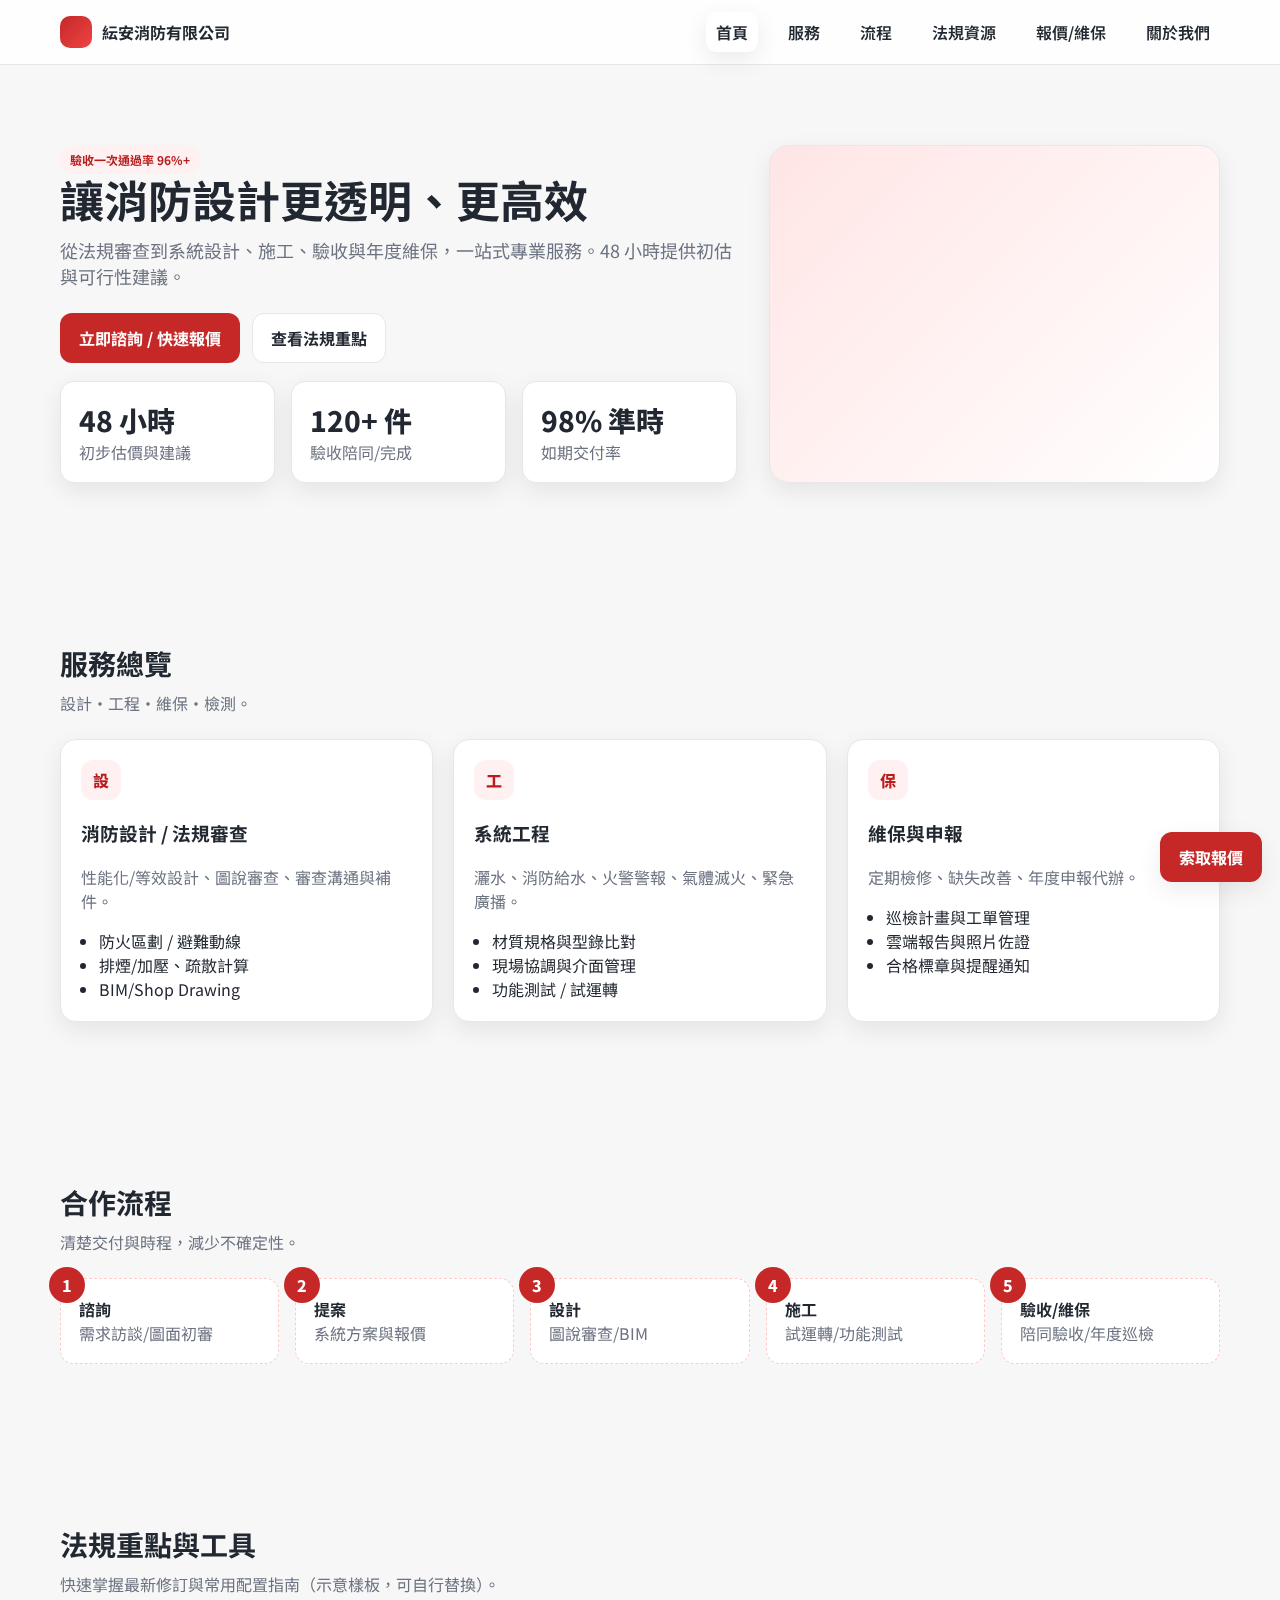
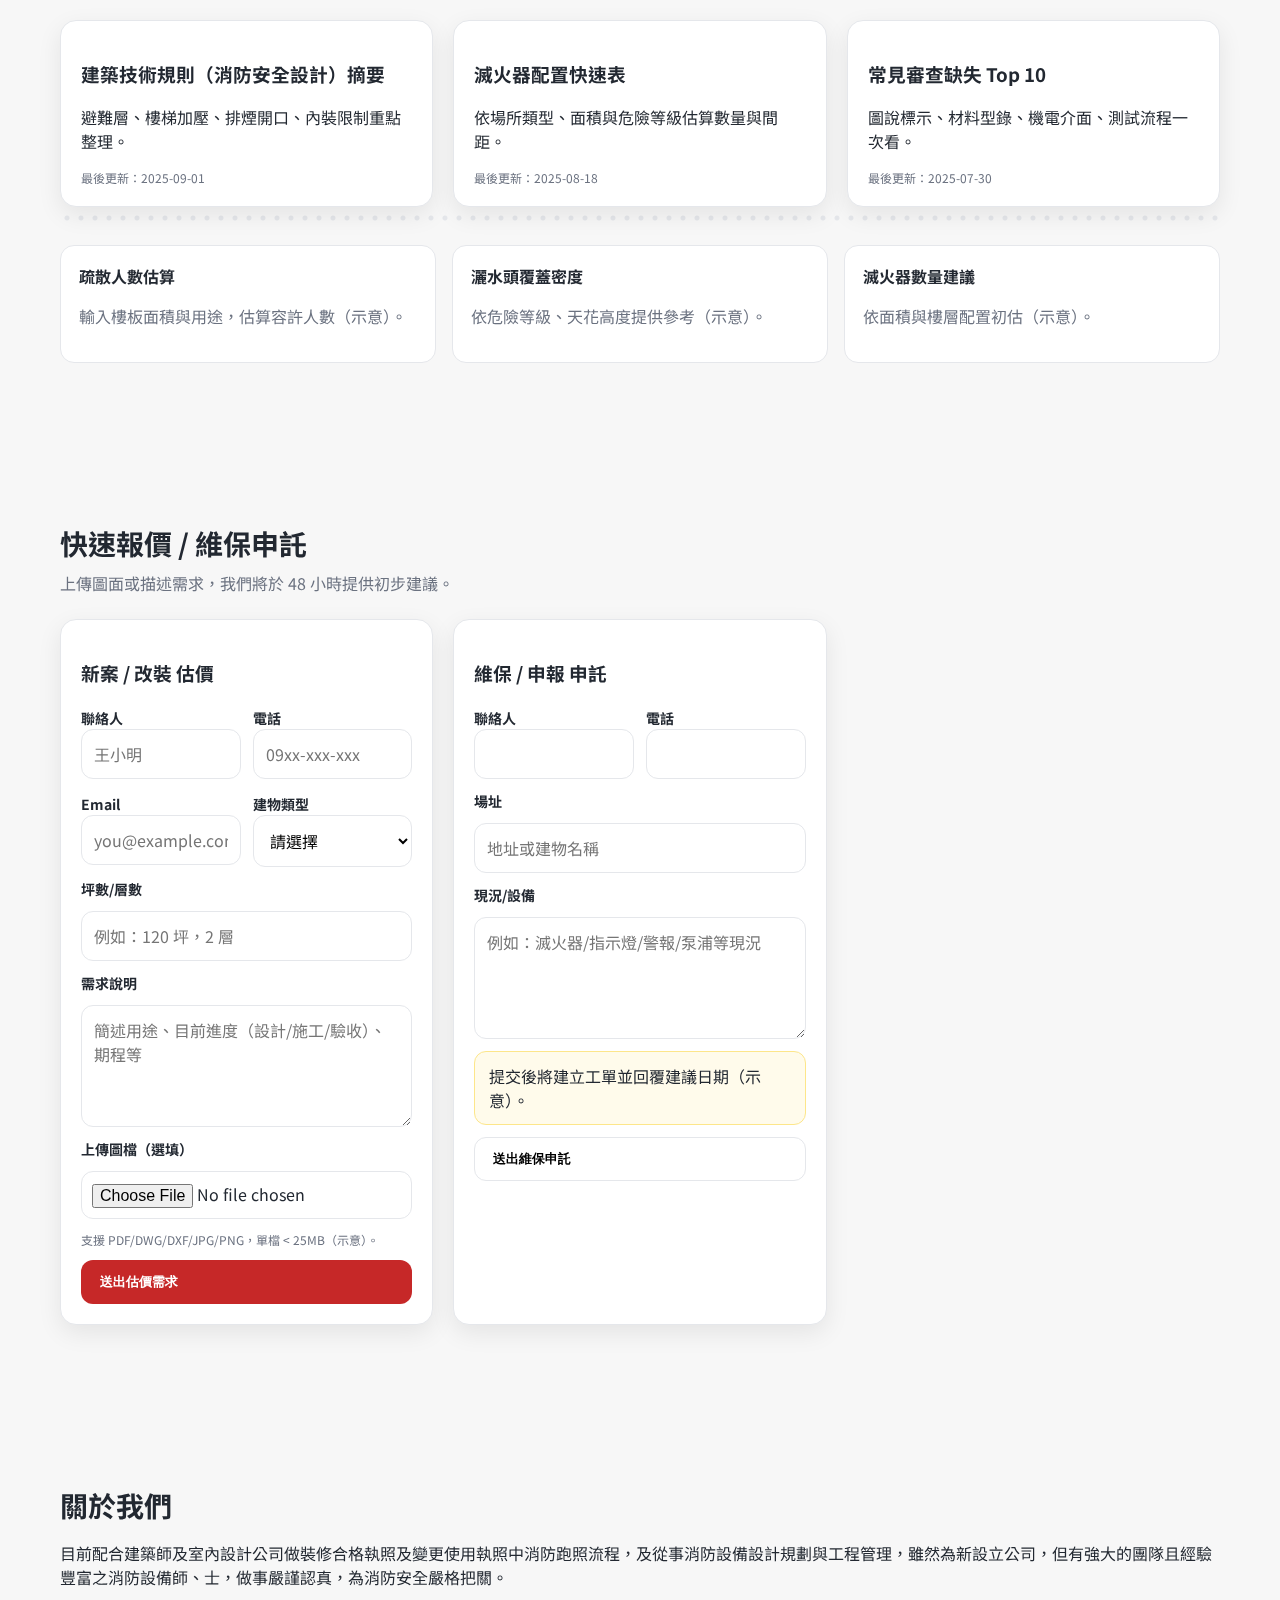
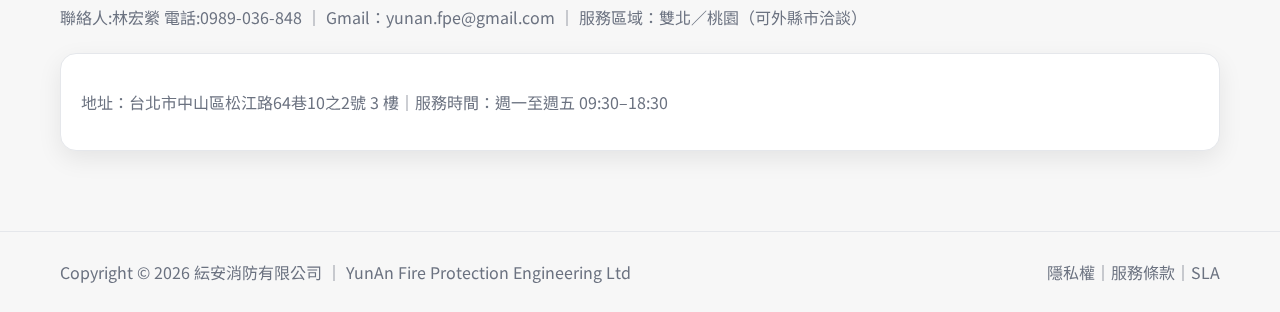
<file: index.html>
<!doctype html>
<html lang="zh-Hant">

<head>
  <meta charset="utf-8" />
  <meta name="viewport" content="width=device-width, initial-scale=1" />
  <title>【消防設計】一站式服務｜設計・施工・驗收・維保</title>
  <meta name="description" content="消防設計／系統工程／法規審查／驗收陪同／年度維保與申報。提供48小時初估與可行性建議，驗收一次通過率 96%+。" />
  <link rel="preconnect" href="https://fonts.googleapis.com">
  <link rel="preconnect" href="https://fonts.gstatic.com" crossorigin>
  <link rel="stylesheet" href="./fire.css">
  <link rel="icon" type="./images/favicon-ico"  href="./images/favicon.ico">
  <link
    href="https://fonts.googleapis.com/css2?family=Inter:wght@500;700&family=Noto+Sans+TC:wght@400;500;700&display=swap"
    rel="stylesheet">
  <style></style>

</head>

<body>
  <!-- ====== Header ====== -->
  <header aria-label="主選單">
    <div class="container nav">
      <div class="brand" aria-label="品牌">
        <span class="brand-badge" aria-hidden="true"></span>紜安消防有限公司 <!-- ｜ YunAn Fire Protection Engineering Ltd -->
      </div>
      <nav class="menu" aria-label="導覽">
        <a href="#home">首頁</a>
        <a href="#services">服務</a>
        <!-- <a href="#cases">案例</a> -->
        <a href="#process">流程</a>
        <a href="#resources">法規資源</a>
        <a href="#quote">報價/維保</a>
        <a href="#contact">關於我們</a>
      </nav>
      <button class="hamburger" id="hamburger" aria-label="開啟選單" aria-expanded="false">≡</button>
    </div>
    <nav id="mobileNav" class="container" aria-label="手機導覽" aria-hidden="true">
      <a href="#home">首頁</a>
      <a href="#services">服務</a>
      <!-- <a href="#cases">案例</a> -->
      <a href="#process">流程</a>
      <a href="#resources">法規資源</a>
      <a href="#quote">報價/維保</a>
      <a href="#contact">關於我們</a>
    </nav>
  </header>

  <!-- ====== Hero ====== -->
  <main id="home" class="hero section" aria-label="首頁">
    <div class="container wrap">
      <div>
        <span class="tag" aria-label="驗收數據">驗收一次通過率 96%+</span>
        <h1>讓消防設計更透明、更高效</h1>
        <p>從法規審查到系統設計、施工、驗收與年度維保，一站式專業服務。48 小時提供初估與可行性建議。</p>
        <div class="hero-cta">
          <a class="btn primary" href="#quote" aria-label="前往快速報價">立即諮詢 / 快速報價</a>
          <a class="btn secondary" href="#resources" aria-label="前往法規資源">查看法規重點</a>
        </div>
        <div class="kpi" style="margin-top:18px">
          <div class="card">
            <div class="num">48 小時</div>
            <div class="muted">初步估價與建議</div>
          </div>
          <div class="card">
            <div class="num">120+ 件</div>
            <div class="muted">驗收陪同/完成</div>
          </div>
          <div class="card">
            <div class="num">98% 準時</div>
            <div class="muted">如期交付率</div>
          </div>
        </div>
      </div>
      <div class="hero-illus" aria-hidden="true">
        <!-- <div class="bubble b1"></div>
        <div class="bubble b2"></div> -->
      </div>
    </div>
  </main>

  <!-- ====== 服務 ====== -->
  <section id="services" class="section" aria-labelledby="services-title">
    <div class="container">
      <h2 id="services-title">服務總覽</h2>
      <p class="sub">設計・工程・維保・檢測。</p>
      <div class="cards">
        <article class="card service" role="listitem">
          <div class="card-body">
            <div class="icon">設</div>
            <h3>消防設計 / 法規審查</h3>
            <p class="muted">性能化/等效設計、圖說審查、審查溝通與補件。</p>
            <ul>
              <li>防火區劃 / 避難動線</li>
              <li>排煙/加壓、疏散計算</li>
              <li>BIM/Shop Drawing</li>
            </ul>
          </div>
        </article>
        <article class="card service" role="listitem">
          <div class="card-body">
            <div class="icon">工</div>
            <h3>系統工程</h3>
            <p class="muted">灑水、消防給水、火警警報、氣體滅火、緊急廣播。</p>
            <ul>
              <li>材質規格與型錄比對</li>
              <li>現場協調與介面管理</li>
              <li>功能測試 / 試運轉</li>
            </ul>
          </div>
        </article>
        <article class="card service" role="listitem">
          <div class="card-body">
            <div class="icon">保</div>
            <h3>維保與申報</h3>
            <p class="muted">定期檢修、缺失改善、年度申報代辦。</p>
            <ul>
              <li>巡檢計畫與工單管理</li>
              <li>雲端報告與照片佐證</li>
              <li>合格標章與提醒通知</li>
            </ul>
          </div>
        </article>
      </div>
    </div>
  </section>

  <!-- ====== 案例 ====== -->
  <!-- <section id="cases" class="section" aria-labelledby="cases-title">
    <div class="container">
      <h2 id="cases-title">精選案例</h2>
      <p class="sub">不同建物類型的法規挑戰與設計解方。</p>
      <div class="cards">
        <article class="card case">
          <div class="thumb" aria-hidden="true"></div>
          <div class="card-body">
            <h3>商辦大樓（台北）</h3>
            <div class="badge-row">
              <span class="tag">防火區劃</span><span class="tag">排煙</span>
            </div>
            <p class="muted">改善核心筒防火區劃與加壓排煙，縮短審查往返 30%。</p>
          </div>
        </article>
        <article class="card case">
          <div class="thumb" aria-hidden="true"></div>
          <div class="card-body">
            <h3>餐飲複合空間（新北）</h3>
            <div class="badge-row">
              <span class="tag">灑水</span><span class="tag">警報</span>
            </div>
            <p class="muted">依使用分區調整灑水保護密度，優化管線與天花介面。</p>
          </div>
        </article>
        <article class="card case">
          <div class="thumb" aria-hidden="true"></div>
          <div class="card-body">
            <h3>廠房更新（桃園）</h3>
            <div class="badge-row">
              <span class="tag">氣體滅火</span><span class="tag">驗收</span>
            </div>
            <p class="muted">伺服器機房採 IG-541，驗收一次通過，停工時程降至最低。</p>
          </div>
        </article>
      </div>
    </div>
  </section> -->

  <!-- ====== 流程 ====== -->
  <section id="process" class="section" aria-labelledby="process-title">
    <div class="container">
      <h2 id="process-title">合作流程</h2>
      <p class="sub">清楚交付與時程，減少不確定性。</p>
      <div class="steps">
        <div class="step">
          <div class="no">1</div><b>諮詢</b><br><span class="muted">需求訪談/圖面初審</span>
        </div>
        <div class="step">
          <div class="no">2</div><b>提案</b><br><span class="muted">系統方案與報價</span>
        </div>
        <div class="step">
          <div class="no">3</div><b>設計</b><br><span class="muted">圖說審查/BIM</span>
        </div>
        <div class="step">
          <div class="no">4</div><b>施工</b><br><span class="muted">試運轉/功能測試</span>
        </div>
        <div class="step">
          <div class="no">5</div><b>驗收/維保</b><br><span class="muted">陪同驗收/年度巡檢</span>
        </div>
      </div>
    </div>
  </section>

  <!-- ====== 法規與資源 ====== -->
  <section id="resources" class="section" aria-labelledby="resources-title">
    <div class="container">
      <h2 id="resources-title">法規重點與工具</h2>
      <p class="sub">快速掌握最新修訂與常用配置指南（示意樣板，可自行替換）。</p>
      <div class="cards">
        <article class="card law">
          <div class="card-body">
            <h3>建築技術規則（消防安全設計）摘要</h3>
            <p class="law-desc">避難層、樓梯加壓、排煙開口、內裝限制重點整理。</p>
            <div class="date">最後更新：2025-09-01</div>
          </div>
        </article>
        <article class="card law">
          <div class="card-body">
            <h3>滅火器配置快速表</h3>
            <p class="law-desc">依場所類型、面積與危險等級估算數量與間距。</p>
            <div class="date">最後更新：2025-08-18</div>
          </div>
        </article>
        <article class="card law">
          <div class="card-body">
            <h3>常見審查缺失 Top 10</h3>
            <p class="law-desc">圖說標示、材料型錄、機電介面、測試流程一次看。</p>
            <div class="date">最後更新：2025-07-30</div>
          </div>
        </article>
      </div>

      <div class="hr-dots"></div>
      <div class="tool-list" role="list">
        <div class="tool" role="listitem">
          <b>疏散人數估算</b>
          <p class="muted">輸入樓板面積與用途，估算容許人數（示意）。</p>
        </div>
        <div class="tool" role="listitem">
          <b>灑水頭覆蓋密度</b>
          <p class="muted">依危險等級、天花高度提供參考（示意）。</p>
        </div>
        <div class="tool" role="listitem">
          <b>滅火器數量建議</b>
          <p class="muted">依面積與樓層配置初估（示意）。</p>
        </div>
      </div>
    </div>
  </section>

  <!-- ====== 快速報價／維保申託 ====== -->
  <section id="quote" class="section" aria-labelledby="quote-title">
    <div class="container">
      <h2 id="quote-title">快速報價 / 維保申託</h2>
      <p class="sub">上傳圖面或描述需求，我們將於 48 小時提供初步建議。</p>
      <div class="cards">
        <article class="card">
          <div class="card-body">
            <h3>新案 / 改裝 估價</h3>
            <form id="form-quote" aria-label="快速報價表單">
              <div class="grid-2">
                <div>
                  <label for="name">聯絡人</label>
                  <input id="name" name="name" required placeholder="王小明" />
                </div>
                <div>
                  <label for="phone">電話</label>
                  <input id="phone" name="phone" type="tel" required placeholder="09xx-xxx-xxx" />
                </div>
                <div>
                  <label for="email">Email</label>
                  <input id="email" name="email" type="email" required placeholder="you@example.com" />
                </div>
                <div>
                  <label for="type">建物類型</label>
                  <select id="type" name="type" required>
                    <option value="">請選擇</option>
                    <option>商辦</option>
                    <option>餐飲</option>
                    <option>旅館/集合住宅</option>
                    <option>廠房/倉儲</option>
                    <option>其他</option>
                  </select>
                </div>
              </div>
              <label for="area">坪數/層數</label>
              <input id="area" name="area" placeholder="例如：120 坪，2 層" />

              <label for="need">需求說明</label>
              <textarea id="need" name="need" rows="4" placeholder="簡述用途、目前進度（設計/施工/驗收）、期程等"></textarea>

              <label for="file">上傳圖檔（選填）</label>
              <input id="file" name="file" type="file" accept=".pdf,.dwg,.dxf,.jpg,.png" />
              <div class="help">支援 PDF/DWG/DXF/JPG/PNG，單檔 &lt; 25MB（示意）。</div>

              <button class="btn primary" type="submit">送出估價需求</button>
            </form>
          </div>
        </article>
        <article class="card">
          <div class="card-body">
            <h3>維保 / 申報 申託</h3>
            <form id="form-maint" aria-label="維保申託表單">
              <div class="grid-2">
                <div>
                  <label for="name2">聯絡人</label>
                  <input id="name2" name="name2" required />
                </div>
                <div>
                  <label for="phone2">電話</label>
                  <input id="phone2" name="phone2" type="tel" required />
                </div>
              </div>
              <label for="site">場址</label>
              <input id="site" name="site" placeholder="地址或建物名稱" />

              <label for="scope">現況/設備</label>
              <textarea id="scope" name="scope" rows="4" placeholder="例如：滅火器/指示燈/警報/泵浦等現況"></textarea>

              <div class="notice">提交後將建立工單並回覆建議日期（示意）。</div>
              <button class="btn secondary" type="submit">送出維保申託</button>
            </form>
          </div>
        </article>
      </div>
    </div>
  </section>

  <!-- ====== 聯絡 ====== -->
  <section id="contact" class="section" aria-labelledby="contact-title">
    <div class="container">
      <h2 id="contact-title">關於我們</h2>
      <p>目前配合建築師及室內設計公司做裝修合格執照及變更使用執照中消防跑照流程，及從事消防設備設計規劃與工程管理，雖然為新設立公司，但有強大的團隊且經驗豐富之消防設備師、士，做事嚴謹認真，為消防安全嚴格把關。</p>
      <p class="sub">聯絡人:林宏縈 電話:0989-036-848 ｜ Gmail：yunan.fpe@gmail.com ｜ 服務區域：雙北／桃園（可外縣市洽談）</p>
      <div class="card">
        <div class="card-body">
          <p class="muted">地址：台北市中山區松江路64巷10之2號 3 樓｜服務時間：週一至週五 09:30–18:30</p>
        </div>
      </div>
    </div>
  </section>

  <footer>
    <div class="container" style="display:flex; justify-content:space-between; gap:12px; flex-wrap:wrap">
      <div>Copyright © <span id="year"></span> 紜安消防有限公司 ｜ YunAn Fire Protection Engineering Ltd</div>
      <div class="muted">隱私權｜服務條款｜SLA</div>
    </div>
  </footer>

  <!-- 浮動行動條 -->
  <div class="fab" aria-hidden="false">
    <a class="btn primary" href="#quote" aria-label="前往快速報價">索取報價</a>
  </div>

  <script>
    // 年份
    document.getElementById('year').textContent = new Date().getFullYear()

    // 手機選單切換
    const ham = document.getElementById('hamburger');
    const mobileNav = document.getElementById('mobileNav');
    if (ham && mobileNav) {
      ham.addEventListener('click', () => {
        mobileNav.classList.toggle('open')
        // 同步更新 aria 屬性以提升無障礙
        const isOpen = mobileNav.classList.contains('open')
        mobileNav.setAttribute('aria-hidden', !isOpen)
        ham.setAttribute('aria-expanded', isOpen)
        // const isOpen = mobileNav.style.display === 'block'
        // mobileNav.style.display = isOpen ? 'none' : 'block'
      })

      // 點擊選單項目後自動關閉
        mobileNav.querySelectorAll('a').forEach(link => {
        link.addEventListener('click', () => {
        mobileNav.classList.remove('open')
        mobileNav.setAttribute('aria-hidden', 'true')
        ham.setAttribute('aria-expanded', 'false')
        })
      })
    }

    // 導覽 active 標示（簡易版）
    const links = Array.from(document.querySelectorAll('header nav a[href^="#"]'))
    const sections = links.map(a => document.querySelector(a.getAttribute('href'))).filter(Boolean)
    const onScroll = () => {
      let i = sections.length;
      while (--i && window.scrollY + 120 < sections[i].offsetTop) { }
      links.forEach(a => a.classList.remove('active'))
      const id = sections[i]?.getAttribute('id');
      const active = document.querySelector(`header nav a[href="#${id}"]`)
      if (active) active.classList.add('active')
    }
    onScroll(); window.addEventListener('scroll', onScroll)

    // 表單送出（示意：阻止實際送出並顯示提示）
    const toast = (msg) => {
      const el = document.createElement('div')
      el.textContent = msg
      el.style.cssText = 'position:fixed;left:50%;bottom:24px;transform:translateX(-50%);background:#111;color:#fff;padding:12px 16px;border-radius:12px;box-shadow:0 10px 30px rgba(0,0,0,.2);z-index:1000';
      document.body.appendChild(el); setTimeout(() => el.remove(), 2400)
    }
    document.getElementById('form-quote')?.addEventListener('submit', (e) => { e.preventDefault(); toast('已收到估價需求（示意）。我們將於 48 小時回覆。') })
    document.getElementById('form-maint')?.addEventListener('submit', (e) => { e.preventDefault(); toast('已建立維保申託（示意）。我們將儘速聯繫您排程。') })
  </script>
</body>
<!-- 8 88 8888 -->
</html>
</file>
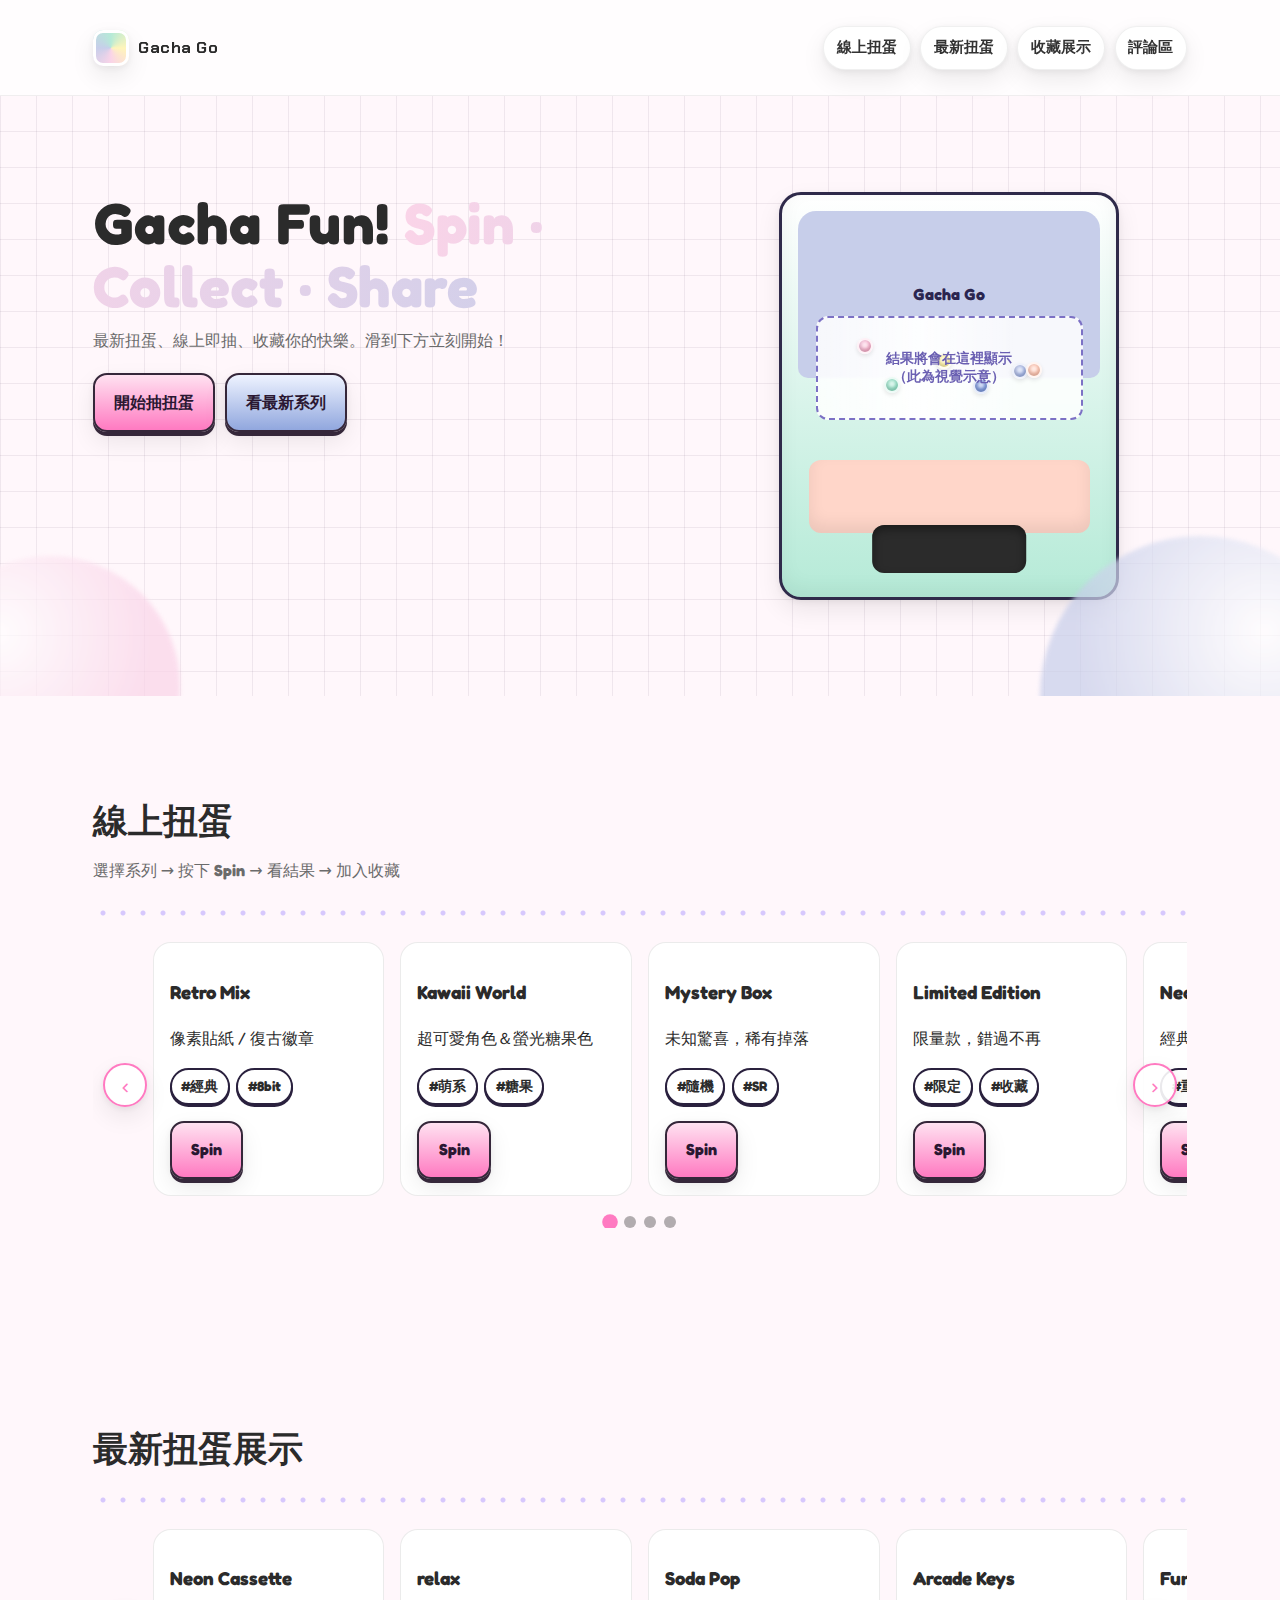
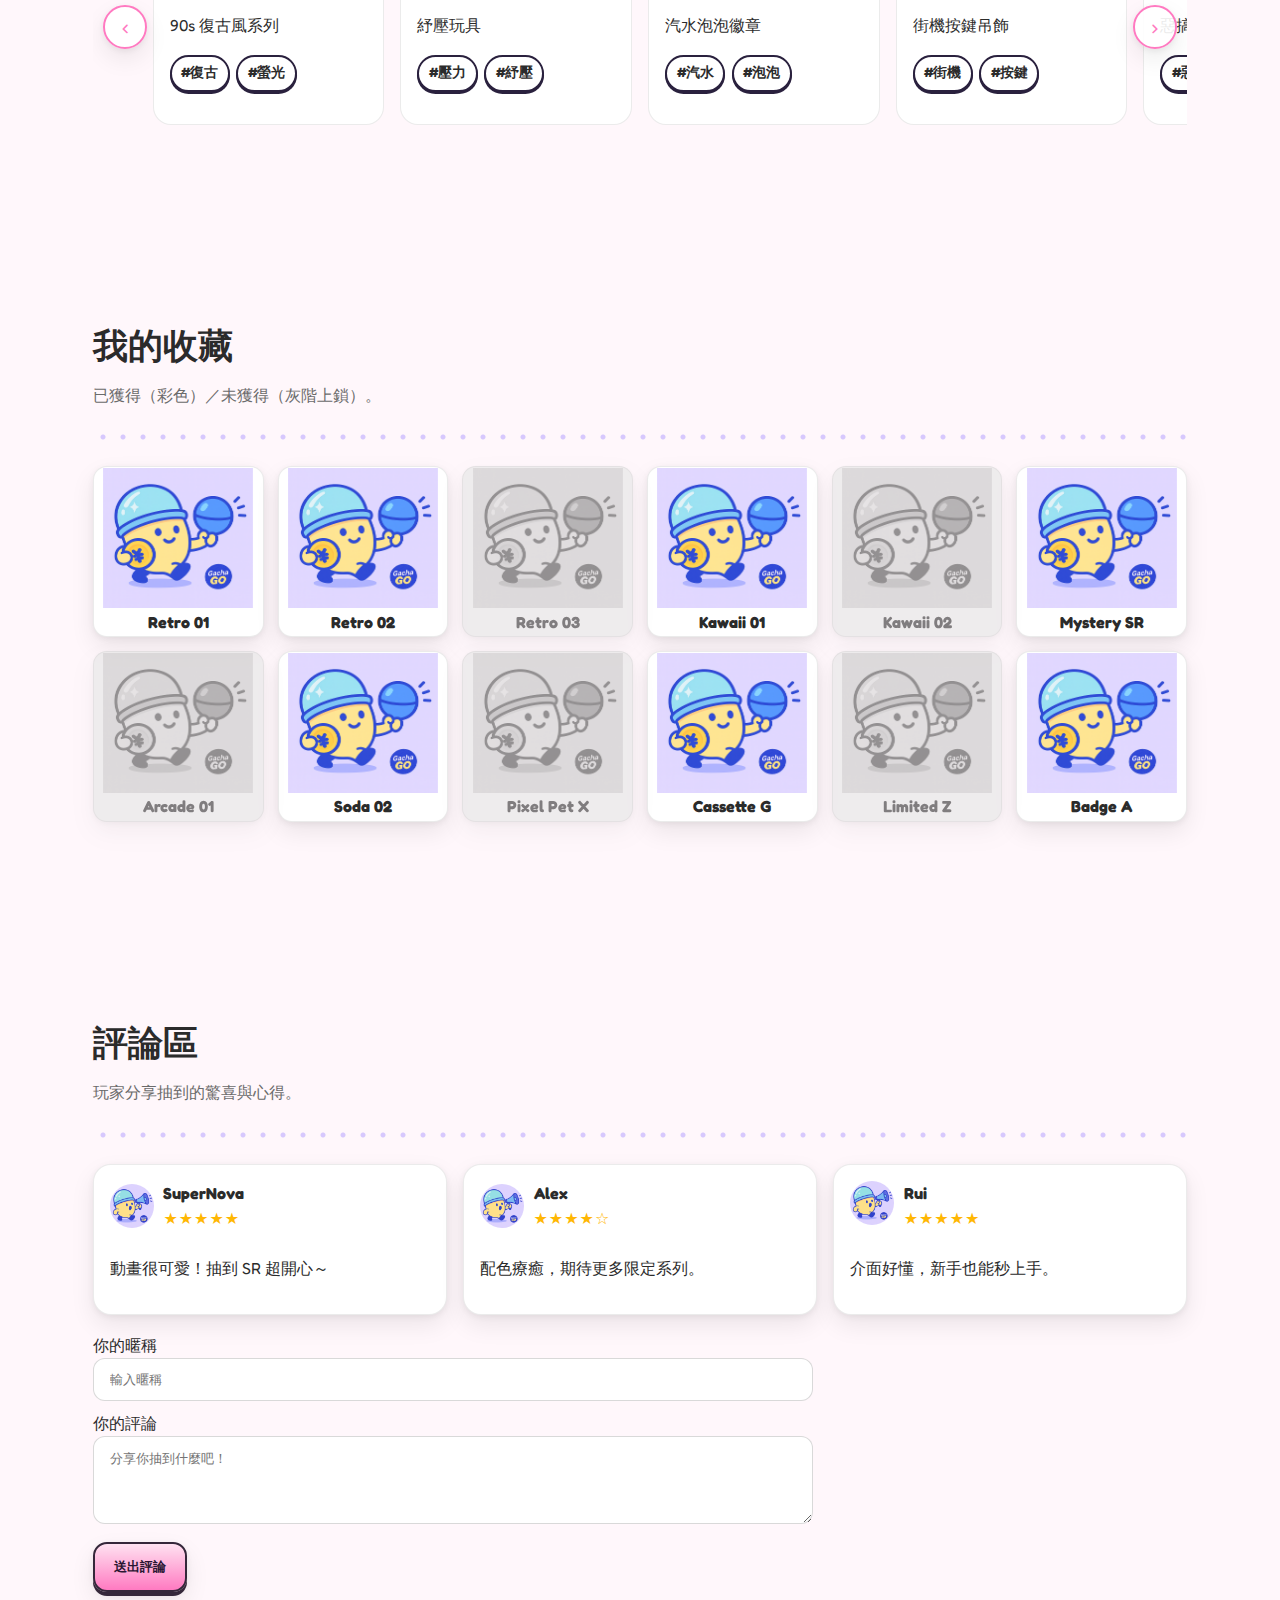
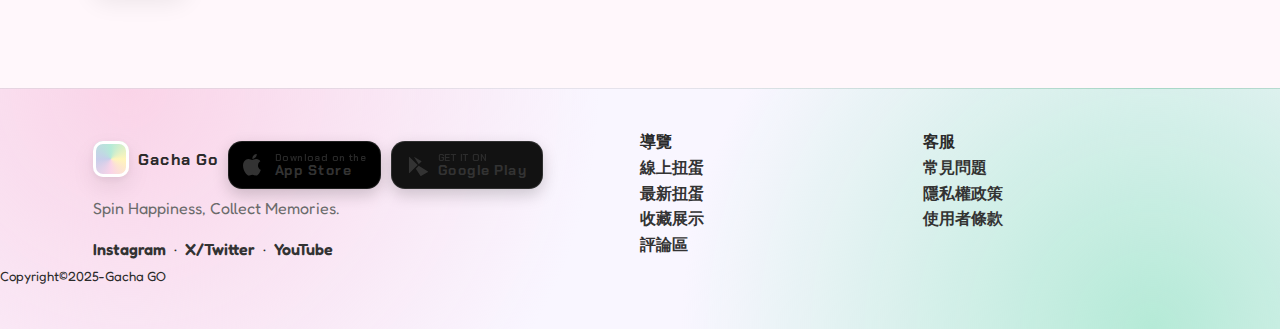
<file: 02.html>
<!doctype html>
<html lang="zh-Hant">
<head>
<meta charset="utf-8" />
<meta name="viewport" content="width=device-width, initial-scale=1" />
<title>Gacha Go — 線上扭蛋</title>
<link rel="preconnect" href="https://fonts.googleapis.com">
<link href="https://fonts.googleapis.com/css2?family=Fredoka:wght@400;600;700&family=Chakra+Petch:wght@500;700&display=swap" rel="stylesheet">
<link rel="stylesheet" href="./favicon.ico"><style>
/* ========= CSS 變數：Neo-Retro + Playful ========= */
:root{
  --bg: #FFF7FB;
  --ink: #2b2b2b;
  --sub: #6b6b6b;

  --pink: #FAD4E8;
  --lav:  #C7CEEA;
  --mint: #B5EAD7;
  --lemon:#FFF5BA;
  --peach:#FFD6C9;
  --blue: #91A7DE;

  --accent:#ff7ac1;
  --accent-ink:#35273a;

  --radius: 18px;
  --shadow: 0 10px 24px rgba(0,0,0,.08), 0 2px 6px rgba(0,0,0,.06);
  --grid-color: rgba(62, 31, 77,.08);
  --container: clamp(960px, 88vw, 1200px);
}

/* ========= 全域基礎 ========= */
*{box-sizing:border-box}
html{scroll-behavior:smooth}
body{
  margin:0;
  color:var(--ink);
  background: var(--bg);
  font-family: "Fredoka", system-ui, -apple-system, "PingFang TC", "Microsoft JhengHei", Arial, sans-serif;
  line-height:1.6;
}

/* 輔助：跳轉主內容（無障礙） */
.skip-link{
  position:absolute; left:-9999px; top:auto;
}
.skip-link:focus{
  left:1rem; top:1rem; z-index:9999;
  background:#fff; padding:.5rem .75rem; border-radius:.5rem;
  box-shadow: var(--shadow);
}

/* ========= 動畫關鍵影格 ========= */
@keyframes float {
  0%, 100% { transform: translateY(0px) rotate(0deg); }
  33% { transform: translateY(-8px) rotate(1deg); }
  66% { transform: translateY(-4px) rotate(-1deg); }
}

@keyframes pulse {
  0%, 100% { transform: scale(1); }
  50% { transform: scale(1.05); }
}

@keyframes bounce {
  0%, 100% { transform: translateY(0); }
  50% { transform: translateY(-10px); }
}

@keyframes fadeInUp {
  from { 
    opacity: 0; 
    transform: translateY(30px); 
  }
  to { 
    opacity: 1; 
    transform: translateY(0); 
  }
}

@keyframes slideInLeft {
  from { 
    opacity: 0; 
    transform: translateX(-50px); 
  }
  to { 
    opacity: 1; 
    transform: translateX(0); 
  }
}

@keyframes slideInRight {
  from { 
    opacity: 0; 
    transform: translateX(50px); 
  }
  to { 
    opacity: 1; 
    transform: translateX(0); 
  }
}

@keyframes spin {
  from { transform: rotate(0deg); }
  to { transform: rotate(360deg); }
}

@keyframes shimmer {
  0% { background-position: -200px 0; }
  100% { background-position: calc(200px + 100%) 0; }
}

@keyframes gachaFloat1 {
  0%, 100% { transform: translate(0, 0) rotate(0deg); }
  25% { transform: translate(5px, -3px) rotate(5deg); }
  50% { transform: translate(-2px, 4px) rotate(-3deg); }
  75% { transform: translate(3px, -2px) rotate(2deg); }
}

@keyframes gachaFloat2 {
  0%, 100% { transform: translate(0, 0) rotate(0deg); }
  33% { transform: translate(-4px, 3px) rotate(-4deg); }
  66% { transform: translate(6px, -2px) rotate(6deg); }
}

@keyframes gachaFloat3 {
  0%, 100% { transform: translate(0, 0) rotate(0deg); }
  20% { transform: translate(2px, -4px) rotate(3deg); }
  40% { transform: translate(-3px, 2px) rotate(-2deg); }
  60% { transform: translate(4px, 3px) rotate(4deg); }
  80% { transform: translate(-2px, -1px) rotate(-1deg); }
}

.gacha-ball {
  width: 16px;
  height: 16px;
  border-radius: 50%;
  position: absolute;
  border: 2px solid rgba(255,255,255,0.8);
  box-shadow: inset 0 -2px 4px rgba(0,0,0,0.2), 0 2px 4px rgba(0,0,0,0.1);
}

.gacha-ball:before {
  content: '';
  position: absolute;
  top: 2px;
  left: 3px;
  width: 6px;
  height: 6px;
  background: rgba(255,255,255,0.6);
  border-radius: 50%;
  filter: blur(1px);
}

.gacha-ball:nth-child(1) {
  background: linear-gradient(135deg, var(--pink), #f8a5c2);
  top: 20%;
  left: 15%;
  animation: gachaFloat1 4s ease-in-out infinite;
}

.gacha-ball:nth-child(2) {
  background: linear-gradient(135deg, var(--lav), #9bb0e8);
  top: 45%;
  right: 20%;
  animation: gachaFloat2 5s ease-in-out infinite 0.5s;
}

.gacha-ball:nth-child(3) {
  background: linear-gradient(135deg, var(--mint), #8de0c4);
  bottom: 25%;
  left: 25%;
  animation: gachaFloat3 3.5s ease-in-out infinite 1s;
}

.gacha-ball:nth-child(4) {
  background: linear-gradient(135deg, var(--lemon), #fff3a0);
  top: 35%;
  left: 45%;
  animation: gachaFloat1 4.5s ease-in-out infinite 1.5s;
}

.gacha-ball:nth-child(5) {
  background: linear-gradient(135deg, var(--peach), #ffbfa8);
  bottom: 40%;
  right: 15%;
  animation: gachaFloat2 3.8s ease-in-out infinite 0.8s;
}

@keyframes slideShow {
  0% { transform: translateX(0); }
  20% { transform: translateX(0); }
  25% { transform: translateX(-25%); }
  45% { transform: translateX(-25%); }
  50% { transform: translateX(-50%); }
  70% { transform: translateX(-50%); }
  75% { transform: translateX(-75%); }
  95% { transform: translateX(-75%); }
  100% { transform: translateX(0); }
}

@keyframes cardSwipe {
  0% { transform: translateX(100px) scale(0.8); opacity: 0; }
  50% { transform: translateX(0) scale(0.95); opacity: 0.8; }
  100% { transform: translateX(0) scale(1); opacity: 1; }
}

@keyframes wiggle {
  0%, 7% { transform: rotateZ(0); }
  15% { transform: rotateZ(-15deg); }
  20% { transform: rotateZ(10deg); }
  25% { transform: rotateZ(-10deg); }
  30% { transform: rotateZ(6deg); }
  35% { transform: rotateZ(-4deg); }
  40%, 100% { transform: rotateZ(0); }
}

@keyframes gachaFloat1 {
  0%, 100% { transform: translate(0, 0) rotate(0deg); }
  25% { transform: translate(5px, -3px) rotate(5deg); }
  50% { transform: translate(-2px, 4px) rotate(-3deg); }
  75% { transform: translate(3px, -2px) rotate(2deg); }
}

@keyframes gachaFloat2 {
  0%, 100% { transform: translate(0, 0) rotate(0deg); }
  33% { transform: translate(-4px, 3px) rotate(-4deg); }
  66% { transform: translate(6px, -2px) rotate(6deg); }
}

@keyframes gachaFloat3 {
  0%, 100% { transform: translate(0, 0) rotate(0deg); }
  20% { transform: translate(2px, -4px) rotate(3deg); }
  40% { transform: translate(-3px, 2px) rotate(-2deg); }
  60% { transform: translate(4px, 3px) rotate(4deg); }
  80% { transform: translate(-2px, -1px) rotate(-1deg); }
}

.gacha-ball {
  width: 16px;
  height: 16px;
  border-radius: 50%;
  position: absolute;
  border: 2px solid rgba(255,255,255,0.8);
  box-shadow: inset 0 -2px 4px rgba(0,0,0,0.2), 0 2px 4px rgba(0,0,0,0.1);
}

.gacha-ball:before {
  content: '';
  position: absolute;
  top: 2px;
  left: 3px;
  width: 6px;
  height: 6px;
  background: rgba(255,255,255,0.6);
  border-radius: 50%;
  filter: blur(1px);
}

.gacha-ball:nth-child(1) {
  background: linear-gradient(135deg, var(--pink), #f8a5c2);
  top: 20%;
  left: 15%;
  animation: gachaFloat1 4s ease-in-out infinite;
}

.gacha-ball:nth-child(2) {
  background: linear-gradient(135deg, var(--lav), #9bb0e8);
  top: 45%;
  right: 20%;
  animation: gachaFloat2 5s ease-in-out infinite 0.5s;
}

.gacha-ball:nth-child(3) {
  background: linear-gradient(135deg, var(--mint), #8de0c4);
  bottom: 25%;
  left: 25%;
  animation: gachaFloat3 3.5s ease-in-out infinite 1s;
}

.gacha-ball:nth-child(4) {
  background: linear-gradient(135deg, var(--lemon), #fff3a0);
  top: 35%;
  left: 45%;
  animation: gachaFloat1 4.5s ease-in-out infinite 1.5s;
}

.gacha-ball:nth-child(5) {
  background: linear-gradient(135deg, var(--peach), #ffbfa8);
  bottom: 40%;
  right: 15%;
  animation: gachaFloat2 3.8s ease-in-out infinite 0.8s;
}

.gacha-ball:nth-child(6) {
  background: linear-gradient(135deg, var(--blue), #7a98e0);
  top: 60%;
  right: 35%;
  animation: gachaFloat3 4.2s ease-in-out infinite 0.3s;
}

/* 進場動畫 */
.animate-in {
  animation: fadeInUp 0.8s ease-out forwards;
}

.animate-slide-left {
  animation: slideInLeft 0.8s ease-out forwards;
}

.animate-slide-right {
  animation: slideInRight 0.8s ease-out forwards;
}

/* ========= 導覽 ========= */
.header{
  position:sticky; top:0; z-index:50;
  backdrop-filter: blur(8px);
  background: rgba(255,255,255,.75);
  border-bottom: 1px solid rgba(0,0,0,.06);
  animation: fadeInUp 0.6s ease-out;
}
.nav{
  max-width:var(--container);
  margin-inline:auto;
  padding:.6rem 1rem;
  display:flex; align-items:center; gap:1rem;
}
.brand{
  display:flex; align-items:center; gap:.6rem;
  font-family:"Chakra Petch", monospace;
  font-weight:700; letter-spacing:.5px;
}
.brand-badge{
  width:36px; height:36px; border-radius:10px;
  background: conic-gradient(from 180deg at 50% 50%, var(--pink), var(--lav), var(--mint), var(--lemon), var(--pink));
  box-shadow: inset 0 0 0 3px #fff, var(--shadow);
  animation: spin 8s linear infinite;
}
.nav ul{margin-left:auto; display:flex; gap:.6rem; list-style:none; padding:0}
.nav a{
  display:inline-flex; align-items:center; gap:.35rem;
  padding:.55rem .8rem; border-radius:999px; text-decoration:none;
  color:#333; font-weight:600; font-size:.95rem;
  background:#fff; box-shadow:var(--shadow); border:1px solid rgba(0,0,0,.06);
  transition: all 0.3s ease;
}
.nav a:hover{ 
  transform: translateY(-2px) scale(1.05); 
  box-shadow: 0 6px 20px rgba(0,0,0,.15);
}

/* ========= Hero（格紋背景） ========= */
.section{
  padding: clamp(56px, 10vw, 96px) 0;
}
.hero{
  position:relative; overflow:hidden;
  background:
    linear-gradient(#fff0, #fff0),
    linear-gradient(90deg, var(--grid-color) 1px, transparent 1px),
    linear-gradient(0deg,  var(--grid-color) 1px, transparent 1px);
  background-size: 100% 100%, 36px 36px, 36px 36px;
  background-position: 0 0, 0 0, 0 0;
}
.hero::before, .hero::after{
  content:""; position:absolute; inset:auto auto -120px -80px;
  width:260px; height:260px; border-radius:50%;
  background: radial-gradient(circle at 30% 30%, #fff, var(--pink) 60%);
  opacity:.7; filter: blur(2px);
  animation: float 6s ease-in-out infinite;
}
.hero::after{
  inset:auto -80px -160px auto; width:320px; height:320px;
  background: radial-gradient(circle at 70% 30%, #fff, var(--lav) 60%);
  animation: float 8s ease-in-out infinite reverse;
}
.hero-inner{
  max-width:var(--container); margin-inline:auto; padding:0 1rem;
  display:grid; grid-template-columns: 1.2fr 1fr; gap:min(6vw, 48px);
}
h1{
  font-size: clamp(2rem, 4.8vw, 3.6rem);
  line-height:1.1; margin: 0 0 .6rem 0;
  letter-spacing:.5px;
  animation: slideInLeft 1s ease-out;
}
.hero p{ 
  color:var(--sub); margin: 0 0 1.2rem 0; 
  animation: slideInLeft 1s ease-out 0.2s both;
}

.btn{
  display:inline-flex; align-items:center; justify-content:center;
  padding:.9rem 1.2rem; border-radius:14px;
  font-weight:700; text-decoration:none; border:2px solid var(--accent-ink);
  box-shadow: 0 4px 0 var(--accent-ink), var(--shadow);
  background: linear-gradient(180deg, #ffe2f1, var(--accent));
  color:#2a1732;
  transition: all 0.2s ease;
  position: relative;
  overflow: hidden;
}
.btn::before {
  content: '';
  position: absolute;
  top: 0;
  left: -200px;
  width: 200px;
  height: 100%;
  background: linear-gradient(90deg, transparent, rgba(255,255,255,0.4), transparent);
  transition: left 0.6s;
}
.btn:hover::before {
  left: calc(100% + 200px);
}
.btn:hover{ 
  transform: translateY(-3px) scale(1.02); 
  box-shadow: 0 8px 0 var(--accent-ink), var(--shadow);
}
.btn:active{ 
  transform: translateY(1px) scale(0.98); 
  box-shadow: 0 2px 0 var(--accent-ink); 
}

/* Hero按鈕動畫 */
.hero .btn:first-child {
  animation: slideInLeft 1s ease-out 0.4s both;
}
.hero .btn:last-child {
  animation: slideInLeft 1s ease-out 0.6s both;
}

/* ========= 扭蛋機（示意造型） ========= */
.gacha{
  display:grid; place-items:center;
  animation: slideInRight 1s ease-out 0.3s both;
}
.machine{
  width:min(340px, 80%); aspect-ratio: 1/1.2; margin:auto; position:relative;
  border-radius: 22px; padding:16px;
  background: linear-gradient(180deg, #fff, var(--mint));
  box-shadow: var(--shadow), inset 0 -8px 20px rgba(0,0,0,.05);
  border: 3px solid #2f2a4a;
  animation: float 4s ease-in-out infinite;
  transition: transform 0.3s ease;
}
.machine:hover {
  transform: scale(1.05);
  animation-play-state: paused;
}
.machine-top{
  height:45%; border-radius:18px 18px 10px 10px; background:var(--lav);
  display:grid; place-items:center; color:#2b2550; font-weight:700;
  animation: pulse 2s ease-in-out infinite;
}
.machine-window{
  position:absolute; left:10%; right:10%; top:30%; height:26%;
  background: rgba(255,255,255,0.85); border:2px dashed #7c71c5; border-radius:12px;
  display:flex; align-items:center; justify-content:center; text-align:center; padding:.5rem;
  font-weight:600; color:#6a5fb2;
  animation: shimmer 3s ease-in-out infinite;
  background-image: linear-gradient(90deg, transparent, rgba(255,255,255,0.8), transparent);
  background-size: 200px 100%;
  background-repeat: no-repeat;
  overflow: hidden;
  backdrop-filter: blur(1px);
}
.machine-bottom{
  position:absolute; left:8%; right:8%; bottom:16%;
  height:18%; border-radius:12px; background:var(--peach);
  box-shadow: inset 0 -8px 16px rgba(0,0,0,.08);
}
.machine-slot{
  position:absolute; left:50%; transform:translateX(-50%); bottom:6%;
  width:46%; height:12%; border-radius: 12px; background:#2b2b2b; 
  box-shadow: inset 0 4px 10px rgba(0,0,0,.4);
  animation: bounce 3s ease-in-out infinite;
}

/* ========= 通用容器 & 標題 ========= */
.container{ max-width:var(--container); margin-inline:auto; padding:0 1rem; }
.section-title{
  font-size: clamp(1.4rem, 3.4vw, 2.2rem);
  margin: 0 0 1rem 0;
  animation: fadeInUp 0.8s ease-out;
}

/* ========= 卡片滑動效果 ========= */
.slider-container {
  position: relative;
  overflow: hidden;
  padding: 0 60px;
}

.slider-wrapper {
  display: flex;
  transition: transform 0.5s cubic-bezier(0.25, 0.46, 0.45, 0.94);
  gap: 16px;
}

.slider-wrapper.auto-slide {
  animation: slideShow 16s infinite ease-in-out;
}

.slider-card {
  flex: 0 0 calc(25% - 12px);
  background:#fff; border-radius: var(--radius);
  border:1px solid rgba(0,0,0,.08);
  box-shadow: none/* var(--shadow) */; padding:16px;
  position:relative; overflow:hidden;
  transition: all 0.3s ease;
  animation: cardSwipe 0.8s ease-out both;
}

.slider-card:nth-child(1) { animation-delay: 0.1s; }
.slider-card:nth-child(2) { animation-delay: 0.2s; }
.slider-card:nth-child(3) { animation-delay: 0.3s; }
.slider-card:nth-child(4) { animation-delay: 0.4s; }

.slider-card:hover {
  transform: translateY(-12px) scale(1.05);
  box-shadow: 0 25px 50px rgba(0,0,0,.2);
  z-index: 10;
}

.slider-nav {
  position: absolute;
  top: 50%;
  transform: translateY(-50%);
  width: 44px;
  height: 44px;
  background: rgba(255,255,255,0.9);
  border: 2px solid var(--accent);
  border-radius: 50%;
  display: flex;
  align-items: center;
  justify-content: center;
  cursor: pointer;
  font-size: 18px;
  color: var(--accent);
  box-shadow: var(--shadow);
  transition: all 0.3s ease;
  user-select: none;
  z-index: 20;
}

.slider-nav:hover {
  background: var(--accent);
  color: white;
  transform: translateY(-50%) scale(1.1);
}

.slider-nav.prev {
  left: 10px;
}

.slider-nav.next {
  right: 10px;
}

.slider-dots {
  display: flex;
  justify-content: center;
  gap: 8px;
  margin-top: 20px;
}

.slider-dot {
  width: 12px;
  height: 12px;
  border-radius: 50%;
  background: rgba(0,0,0,0.3);
  cursor: pointer;
  transition: all 0.3s ease;
}

.slider-dot.active {
  background: var(--accent);
  transform: scale(1.3);
}

.slider-dot:hover {
  background: var(--accent);
  transform: scale(1.2);
}

@media (max-width: 1024px) { 
  .slider-card { flex: 0 0 calc(33.333% - 11px); }
}
@media (max-width: 720px) { 
  .slider-card { flex: 0 0 calc(50% - 8px); }
  .slider-container { padding: 0 50px; }
}
@media (max-width: 480px) { 
  .slider-card { flex: 0 0 calc(100% - 0px); }
  .slider-container { padding: 0 40px; }
}

/* ========= 卡片格 ========= */
.grid{
  display:grid; gap:16px;
  grid-template-columns: repeat(4, 1fr);
}
@media (max-width: 1024px){ .grid{ grid-template-columns: repeat(3, 1fr);} }
@media (max-width: 720px){ .grid{ grid-template-columns: repeat(2, 1fr);} }

.card{
  background:#fff; border-radius: var(--radius);
  border:1px solid rgba(0,0,0,.08);
  box-shadow: var(--shadow); padding:16px;
  position:relative; overflow:hidden;
  transition: all 0.3s ease;
  animation: fadeInUp 0.8s ease-out both;
}

.card:nth-child(1) { animation-delay: 0.1s; }
.card:nth-child(2) { animation-delay: 0.2s; }
.card:nth-child(3) { animation-delay: 0.3s; }
.card:nth-child(4) { animation-delay: 0.4s; }

.card:hover {
  transform: translateY(-8px) rotateX(5deg);
  box-shadow: 0 20px 40px rgba(0,0,0,.15);
}

.card.badge::after{
  content:"NEW"; position:absolute; top:10px; right:-18px;
  transform:rotate(15deg);
  background: var(--lemon); color:#5b4a00; font-weight:800;
  padding:.3rem .8rem; border-radius:999px; border:2px solid #5b4a00;
  animation: wiggle 2s ease-in-out infinite;
}

/* ========= 膠囊標籤 ========= */
.tag{
  display:inline-flex; align-items:center; gap:.4rem;
  padding:.35rem .6rem; border-radius:999px; font-size:.85rem; font-weight:700;
  border:2px solid #2a213e; background:#fff; box-shadow: 0 2px 0 #2a213e;
  transition: all 0.2s ease;
}
.tag:hover {
  transform: translateY(-2px);
  box-shadow: 0 4px 0 #2a213e;
}

/* ========= 章節色帶 ========= */
.ribbon{
  background: linear-gradient(90deg, var(--pink), var(--lav), var(--mint), var(--lemon));
  -webkit-background-clip: text; color: transparent;
  animation: shimmer 4s ease-in-out infinite;
  background-size: 400% 100%;
}

/* ========= 收藏（已得/未得） ========= */
.collect{
  display:grid; gap:14px;
  grid-template-columns: repeat(6, 1fr);
}
@media (max-width: 960px){ .collect{ grid-template-columns: repeat(4, 1fr);} }
@media (max-width: 640px){ .collect{ grid-template-columns: repeat(3, 1fr);} }
.tile{
  aspect-ratio: 1 / 1; border-radius:14px; overflow:hidden;
  display:grid; place-items:center; text-align:center;
  border:1px solid rgba(0,0,0,.08); box-shadow: var(--shadow);
  background:#fff;
  font-weight:700;
  transition: all 0.3s ease;
  animation: fadeInUp 0.6s ease-out both;
}

.tile:nth-child(1) { animation-delay: 0.05s; }
.tile:nth-child(2) { animation-delay: 0.1s; }
.tile:nth-child(3) { animation-delay: 0.15s; }
.tile:nth-child(4) { animation-delay: 0.2s; }
.tile:nth-child(5) { animation-delay: 0.25s; }
.tile:nth-child(6) { animation-delay: 0.3s; }
.tile:nth-child(7) { animation-delay: 0.35s; }
.tile:nth-child(8) { animation-delay: 0.4s; }
.tile:nth-child(9) { animation-delay: 0.45s; }
.tile:nth-child(10) { animation-delay: 0.5s; }
.tile:nth-child(11) { animation-delay: 0.55s; }
.tile:nth-child(12) { animation-delay: 0.6s; }

.tile img{
    width: 150px;
    height: 140px;
}
.tile:hover {
  transform: scale(1.1) rotate(5deg);
}
.tile.lock{ 
  filter: grayscale(1) contrast(.8) opacity(.65); 
  animation: fadeInUp 0.6s ease-out both;
}
.tile.lock:hover {
  transform: scale(1.05);
  filter: grayscale(0.8) contrast(.9) opacity(.8);
}

/* ========= 評論 ========= */
.reviews{
  display:grid; gap:16px;
  grid-template-columns: repeat(3, 1fr);
}
@media (max-width: 880px){ .reviews{ grid-template-columns: repeat(2, 1fr);} }
@media (max-width: 620px){ .reviews{ grid-template-columns: 1fr;} }

.review{
  background:#fff; border-radius: var(--radius);
  border:1px solid rgba(0,0,0,.08); box-shadow: var(--shadow);
  padding:16px; display:grid; gap:8px;
  transition: all 0.3s ease;
  animation: fadeInUp 0.8s ease-out both;
}

.review:nth-child(1) { animation-delay: 0.1s; }
.review:nth-child(2) { animation-delay: 0.2s; }
.review:nth-child(3) { animation-delay: 0.3s; }

.review:hover {
  transform: translateY(-4px);
  box-shadow: 0 15px 30px rgba(0,0,0,.12);
}
.stars{ 
  color:#ffb703; 
  letter-spacing:1px; 
  animation: pulse 2s ease-in-out infinite;
}

/* ========= Footer ========= */
.footer{
  background: radial-gradient(circle at 10% 0%, var(--pink), transparent 40%),
              radial-gradient(circle at 90% 100%, var(--mint), transparent 40%),
              #f9f6ff;
  border-top:1px solid rgba(0,0,0,.08);
  padding:40px 0;
  animation: fadeInUp 0.8s ease-out;
}
.footer .cols{ display:grid; gap:18px; grid-template-columns: 2fr 1fr 1fr; }
.footer a{ 
  color:#333; font-weight:600; text-decoration:none; 
  transition: all 0.2s ease;
}
.footer a:hover {
  color: var(--accent);
  transform: translateX(3px);
}

/* ========= 小裝飾（分隔） ========= */
.hr-dots{
  --c: #bda8ff;
  width:100%; height:10px; background:
    radial-gradient(circle, var(--c) 2px, transparent 3px) 0 50%/20px 10px repeat-x;
  opacity:.6; margin: 24px 0;
  animation: fadeInUp 0.6s ease-out;
}

/* ========= 表單動畫 ========= */
form {
  animation: fadeInUp 0.8s ease-out 0.4s both;
}

input, textarea {
  transition: all 0.3s ease;
}

input:focus, textarea:focus {
  transform: translateY(-2px);
  box-shadow: 0 8px 20px rgba(0,0,0,.1);
  outline: 2px solid var(--accent);
  border-color: var(--accent);
}

/* ========= 響應式調整 ========= */
@media (max-width: 768px) {
  .hero-inner {
    grid-template-columns: 1fr;
    text-align: center;
  }
  
  .machine {
    animation-duration: 6s;
  }
  
  .card:hover {
    transform: translateY(-4px);
  }
}

/* ========= 載入狀態 ========= */
@media (prefers-reduced-motion: reduce) {
  *, *::before, *::after {
    animation-duration: 0.01ms !important;
    animation-iteration-count: 1 !important;
    transition-duration: 0.01ms !important;
  }
}
/* ======== App 下載按鈕 ======== */
.store-buttons{
  display:flex; gap:.6rem; flex-wrap:wrap; margin-top:12px;
}
.store-badge{
  --bg:#000;
  display:inline-flex; align-items:center; gap:.6rem;
  padding:.65rem .9rem; border-radius:14px;
  text-decoration:none; background:var(--bg); color:#fff;
  border:1px solid rgba(255,255,255,.12);
  box-shadow: 0 6px 16px rgba(0,0,0,.18);
  transition: transform .2s ease, box-shadow .2s ease, background .2s ease;
}
.store-badge:hover{
  transform: translateY(-2px);
  box-shadow: 0 10px 24px rgba(0,0,0,.25);
}
.store-badge .icon{
  width:22px; height:22px; flex:0 0 22px;
}
.store-badge small{
  display:block; font-size:10px; line-height:1; opacity:.8; letter-spacing:.4px;
}
.store-badge span{
  display:block; font-weight:700; font-size:14px; line-height:1.1;
}
.store-badge.gp{ --bg:#121212; } /* 可依喜好微調 */
@media (max-width:540px){
  .store-badge{ flex:1 1 calc(50% - .6rem); justify-content:center; }
}

small {
        /* 只有它一個要下去=>使用self */
        align-self: flex-end;
        

        @media(max-width:540px) {

            align-self: flex-start;
            margin-top: 30px;
            right: 30px;
        }
    }

</style>
</head>
<body>

<a href="#main" class="skip-link">跳到主內容</a>

<!-- ============ Header / Nav ============ -->
<header class="header">
  <nav class="nav">
    <div class="brand" aria-label="Gacha Go">
      <span class="brand-badge" aria-hidden="true"></span>
      <span>Gacha&nbsp;Go</span>
    </div>
    <ul>
      <li><a href="#online">線上扭蛋</a></li>
      <li><a href="#showcase">最新扭蛋</a></li>
      <li><a href="#collection">收藏展示</a></li>
      <li><a href="#reviews">評論區</a></li>
    </ul>
  </nav>
</header>

<main id="main">

  <!-- ============ Hero ============ -->
  <section class="section hero" id="home" aria-labelledby="home-title">
    <div class="hero-inner">
      <div>
        <h1 id="home-title">Gacha Fun! <span class="ribbon">Spin · Collect · Share</span></h1>
        <p>最新扭蛋、線上即抽、收藏你的快樂。滑到下方立刻開始！</p>
        <div style="display:flex; gap:.6rem; flex-wrap:wrap; margin-top:1rem;">
          <a class="btn" href="#online">開始抽扭蛋</a>
          <a class="btn" style="background:linear-gradient(180deg,#eef3ff,var(--blue));" href="#showcase">看最新系列</a>
        </div>
      </div>
      <div class="gacha" aria-hidden="true">
        <div class="machine">
          <div class="machine-top">Gacha Go</div>
          <div class="machine-window">
            <div class="gacha-ball"></div>
            <div class="gacha-ball"></div>
            <div class="gacha-ball"></div>
            <div class="gacha-ball"></div>
            <div class="gacha-ball"></div>
            <div class="gacha-ball"></div>
            <span style="position: relative; z-index: 10; font-size: 0.85rem; text-align: center; line-height: 1.3;">
              結果將會在這裡顯示<br/>（此為視覺示意）
            </span>
          </div>
          <div class="machine-bottom"></div>
          <div class="machine-slot"></div>
        </div>
      </div>
    </div>
  </section>

  <!-- ============ 線上扭蛋 ============ -->
  <section class="section" id="online" aria-labelledby="online-title">
    <div class="container">
      <h2 class="section-title">線上扭蛋</h2>
      <p style="color:var(--sub); margin-top:-6px;">選擇系列 → 按下 <b>Spin</b> → 看結果 → 加入收藏</p>
      <div class="hr-dots"></div>

      <div class="slider-container" role="list">
        <div class="slider-nav prev" onclick="slideCards('online', -1)">‹</div>
        <div class="slider-nav next" onclick="slideCards('online', 1)">›</div>
        
        <div class="slider-wrapper auto-slide" id="online-slider">
          <article class="slider-card badge" role="listitem">
            <h3>Retro Mix</h3>
            <p>像素貼紙 / 復古徽章</p>
            <div style="display:flex; gap:.4rem; flex-wrap:wrap; margin:.5rem 0 1rem;">
              <span class="tag">#經典</span><span class="tag">#8bit</span>
            </div>
            <a class="btn" href="#result">Spin</a>
          </article>

          <article class="slider-card" role="listitem">
            <h3>Kawaii World</h3>
            <p>超可愛角色＆螢光糖果色</p>
            <div style="display:flex; gap:.4rem; flex-wrap:wrap; margin:.5rem 0 1rem;">
              <span class="tag">#萌系</span><span class="tag">#糖果</span>
            </div>
            <a class="btn" href="#result">Spin</a>
          </article>

          <article class="slider-card" role="listitem">
            <h3>Mystery Box</h3>
            <p>未知驚喜，稀有掉落</p>
            <div style="display:flex; gap:.4rem; flex-wrap:wrap; margin:.5rem 0 1rem;">
              <span class="tag">#隨機</span><span class="tag">#SR</span>
            </div>
            <a class="btn" href="#result">Spin</a>
          </article>

          <article class="slider-card" role="listitem">
            <h3>Limited Edition</h3>
            <p>限量款，錯過不再</p>
            <div style="display:flex; gap:.4rem; flex-wrap:wrap; margin:.5rem 0 1rem;">
              <span class="tag">#限定</span><span class="tag">#收藏</span>
            </div>
            <a class="btn" href="#result">Spin</a>
          </article>

          <!-- 重複卡片用於無縫循環 -->
          <article class="slider-card" role="listitem">
            <h3>Neo Classic</h3>
            <p>經典重製版系列</p>
            <div style="display:flex; gap:.4rem; flex-wrap:wrap; margin:.5rem 0 1rem;">
              <span class="tag">#重製</span><span class="tag">#懷舊</span>
            </div>
            <a class="btn" href="#result">Spin</a>
          </article>

          <article class="slider-card" role="listitem">
            <h3>Galaxy Dreams</h3>
            <p>星空夢幻主題</p>
            <div style="display:flex; gap:.4rem; flex-wrap:wrap; margin:.5rem 0 1rem;">
              <span class="tag">#星空</span><span class="tag">#夢幻</span>
            </div>
            <a class="btn" href="#result">Spin</a>
          </article>
        </div>
        
        <div class="slider-dots">
          <div class="slider-dot active"></div>
          <div class="slider-dot"></div>
          <div class="slider-dot"></div>
          <div class="slider-dot"></div>
        </div>
      </div>
    </div>
  </section>

  <!-- ============ 最新扭蛋展示 ============ -->
  <section class="section" id="showcase" aria-labelledby="showcase-title">
    <div class="container">
      <h2 class="section-title">最新扭蛋展示</h2>
      <p style="color:var(--sub); margin-top:-6px;"></p><!-- 以卡片呈現新品，滑鼠懸停可加入願望清單。 JS寫 -->
      <div class="hr-dots"></div>

      <div class="slider-container" role="list">
        <div class="slider-nav prev" onclick="slideCards('showcase', -1)">‹</div>
        <div class="slider-nav next" onclick="slideCards('showcase', 1)">›</div>
        
        <div class="slider-wrapper" id="showcase-slider">
          <article class="slider-card">
            <h3>Neon Cassette</h3>
            <p>90s 復古風系列</p>
            <div style="display:flex; gap:.4rem; flex-wrap:wrap; margin:.5rem 0 1rem;">
              <span class="tag">#復古</span><span class="tag">#螢光</span>
            </div>
          </article>
          
          <article class="slider-card">
            <h3>relax</h3>
            <p>紓壓玩具</p>
            <div style="display:flex; gap:.4rem; flex-wrap:wrap; margin:.5rem 0 1rem;">
              <span class="tag">#壓力</span><span class="tag">#紓壓</span>
            </div>
          </article>
          
          <article class="slider-card">
            <h3>Soda Pop</h3>
            <p>汽水泡泡徽章</p>
            <div style="display:flex; gap:.4rem; flex-wrap:wrap; margin:.5rem 0 1rem;">
              <span class="tag">#汽水</span><span class="tag">#泡泡</span>
            </div>
          </article>
          
          <article class="slider-card">
            <h3>Arcade Keys</h3>
            <p>街機按鍵吊飾</p>
            <div style="display:flex; gap:.4rem; flex-wrap:wrap; margin:.5rem 0 1rem;">
              <span class="tag">#街機</span><span class="tag">#按鍵</span>
            </div>
          </article>

          <article class="slider-card">
            <h3>Fun</h3>
            <p>惡搞趣味系列</p>
            <div style="display:flex; gap:.4rem; flex-wrap:wrap; margin:.5rem 0 1rem;">
              <span class="tag">#惡搞</span><span class="tag">#趣味</span>
            </div>
          </article>

          <article class="slider-card">
            <h3>Space Journey</h3>
            <p>太空旅行主題</p>
            <div style="display:flex; gap:.4rem; flex-wrap:wrap; margin:.5rem 0 1rem;">
              <span class="tag">#太空</span><span class="tag">#旅行</span>
            </div>
          </article>
        </div>
      </div>
    </div>
  </section>

  <!-- ============ 收藏展示 ============ -->
  <section class="section" id="collection" aria-labelledby="collection-title">
    <div class="container">
      <h2 class="section-title">我的收藏</h2>
      <p style="color:var(--sub); margin-top:-6px;">已獲得（彩色）／未獲得（灰階上鎖）。</p>
      <div class="hr-dots"></div>

      <div class="collect">
        <div class="tile"><img src="./images/gachaman_with_money.png" alt="">Retro 01</div>
        <div class="tile"><img src="./images/gachaman_with_money.png" alt="">Retro 02</div>
        <div class="tile lock"><img src="./images/gachaman_with_money.png" alt="">Retro 03</div>
        <div class="tile"><img src="./images/gachaman_with_money.png" alt="">Kawaii 01</div>
        <div class="tile lock"><img src="./images/gachaman_with_money.png" alt="">Kawaii 02</div>
        <div class="tile"><img src="./images/gachaman_with_money.png" alt="">Mystery SR</div>
        <div class="tile lock"><img src="./images/gachaman_with_money.png" alt="">Arcade 01</div>
        <div class="tile"><img src="./images/gachaman_with_money.png" alt="">Soda 02</div>
        <div class="tile lock"><img src="./images/gachaman_with_money.png" alt="">Pixel Pet X</div>
        <div class="tile"><img src="./images/gachaman_with_money.png" alt="">Cassette G</div>
        <div class="tile lock"><img src="./images/gachaman_with_money.png" alt="">Limited Z</div>
        <div class="tile"><img src="./images/gachaman_with_money.png" alt="">Badge A</div>
      </div>
    </div>
  </section>

  <!-- ============ 評論區 ============ -->
  <section class="section" id="reviews" aria-labelledby="reviews-title">
    <div class="container">
      <h2 class="section-title">評論區</h2>
      <p style="color:var(--sub); margin-top:-6px;">玩家分享抽到的驚喜與心得。</p>
      <div class="hr-dots"></div>

      <div class="reviews" role="list">
        <article class="review" role="listitem" aria-label="評論 1">
          <div style="display:flex; align-items:center; gap:.6rem;">
            <img alt="" src="./images/gachaman.png" width="44" height="44" style="border-radius:50%;"/>
            <div><strong>SuperNova</strong><div class="stars">★★★★★</div></div>
          </div>
          <p>動畫很可愛！抽到 SR 超開心～</p>
        </article>

        <article class="review" role="listitem" aria-label="評論 2">
          <div style="display:flex; align-items:center; gap:.6rem;">
            <img alt="" src="./images/gachaman.png" width="44" height="44" style="border-radius:50%;"/>
            <div><strong>Alex</strong><div class="stars">★★★★☆</div></div>
          </div>
          <p>配色療癒，期待更多限定系列。</p>
        </article>

        <article class="review" role="listitem" aria-label="評論 3">
          <div style="display:flex; gap:.6rem;">
            <img alt="" src="./images/gachaman.png" width="44" height="44" style="border-radius:50%;"/>
            <div><strong>Rui</strong><div class="stars">★★★★★</div></div>
          </div>
          <p>介面好懂，新手也能秒上手。</p>
        </article>
      </div>

      <!-- 提交表單（僅樣式，尚未接後端/JS） -->
      <form style="margin-top:18px; display:grid; gap:10px; max-width:720px;">
        <label>你的暱稱
          <input type="text" placeholder="輸入暱稱"
                 style="width:100%; padding:.8rem 1rem; border-radius:12px; border:1px solid rgba(0,0,0,.15);" />
        </label>
        <label>你的評論
          <textarea rows="4" placeholder="分享你抽到什麼吧！"
                    style="width:100%; padding:.8rem 1rem; border-radius:12px; border:1px solid rgba(0,0,0,.15);"></textarea>
        </label>
        <div><button type="button" class="btn">送出評論</button></div>
      </form>
    </div>
  </section>

</main>

<!-- ============ Footer ============ -->
<footer class="footer">
  <div class="container cols">
    <div>
      <div class="brand" style="margin-bottom:.4rem;">
        <span class="brand-badge"></span><span>Gacha&nbsp;Go</span>
        <div class="store-buttons" aria-label="下載 App">
  <!-- App Store -->
  <a class="store-badge" 
     href="#" 
     aria-label="在 App Store 下載（暫無連結可先用 # ）" 
     rel="noopener">
    <!-- Apple logo (SVG) -->
    <svg class="icon" viewBox="0 0 24 24" aria-hidden="true">
      <path fill="currentColor"
        d="M16.365 12.43c-.03-3.04 2.49-4.49 2.6-4.56-1.42-2.07-3.63-2.36-4.41-2.39-1.87-.19-3.64 1.1-4.58 1.1-.96 0-2.41-1.07-3.97-1.04-2.04.03-3.93 1.19-4.98 3.01-2.12 3.66-.54 9.06 1.52 12.04 1 1.44 2.18 3.05 3.75 3 1.52-.06 2.09-.97 3.93-.97 1.83 0 2.34.97 3.96.93 1.64-.03 2.68-1.47 3.68-2.91 1.15-1.67 1.62-3.29 1.64-3.37-.04-.02-3.15-1.2-3.14-4.84zM13.74 3.65c.83-1 1.39-2.39 1.24-3.78-1.2.05-2.63.8-3.48 1.8-.76.88-1.42 2.3-1.25 3.65 1.33.1 2.66-.67 3.5-1.67z"/>
    </svg>
    <div>
      <small>Download on the</small>
      <span>App Store</span>
    </div>
  </a>

  <!-- Google Play -->
  <a class="store-badge gp" 
     href="#" 
     aria-label="在 Google Play 下載（暫無連結可先用 # ）" 
     rel="noopener">
    <!-- Google Play triangle (SVG) -->
    <svg class="icon" viewBox="0 0 24 24" aria-hidden="true">
      <path fill="currentColor"
        d="M3.6 2.9c-.25.22-.4.55-.4.9v16.4c0 .35.15.68.4.9l9.1-9.1-9.1-9.1zm10.3 8.2 3.2-3.2-8.5-4.9 5.3 8.1zm0 1.8-3.2 3.2 5.3 8.1 8.5-4.9-10.6-6.4z"/>
    </svg>
    <div>
      <small>GET IT ON</small>
      <span>Google Play</span>
    </div>
  </a>
</div>

      </div>
      <p style="color:var(--sub); margin:.2rem 0 1rem;">Spin Happiness, Collect Memories.</p>
      <div style="display:flex; gap:.5rem; flex-wrap:wrap;">
        <a href="#">Instagram</a> · <a href="#">X/Twitter</a> · <a href="#">YouTube</a>
      </div>
    </div>
    <div>
      <strong>導覽</strong><br/>
      <a href="#online">線上扭蛋</a><br/>
      <a href="#showcase">最新扭蛋</a><br/>
      <a href="#collection">收藏展示</a><br/>
      <a href="#reviews">評論區</a>
    </div>
    <div>
      <strong>客服</strong><br/>
      <a href="#">常見問題</a><br/>
      <a href="#">隱私權政策</a><br/>
      <a href="#">使用者條款</a>
    </div>
  </div>
  <small> Copyright&copy;2025-Gacha GO </small>
</footer>

</body>

<script>
// 卡片滑動控制
let currentSlides = {
  online: 0,
  showcase: 0
};

function slideCards(section, direction) {
  const slider = document.getElementById(section + '-slider');
  const cards = slider.children;
  const totalCards = cards.length;
  const visibleCards = getVisibleCards();
  const maxSlide = Math.max(0, totalCards - visibleCards);
  
  // 暫停自動播放
  if (section === 'online') {
    slider.classList.remove('auto-slide');
  }
  
  currentSlides[section] += direction;
  
  if (currentSlides[section] < 0) {
    currentSlides[section] = maxSlide;
  } else if (currentSlides[section] > maxSlide) {
    currentSlides[section] = 0;
  }
  
  const translateX = -(currentSlides[section] * (100 / visibleCards));
  slider.style.transform = `translateX(${translateX}%)`;
  
  // 更新指示點（僅限 online 區域）
  if (section === 'online') {
    updateDots(section);
  }
}

function getVisibleCards() {
  if (window.innerWidth <= 480) return 1;
  if (window.innerWidth <= 720) return 2;
  if (window.innerWidth <= 1024) return 3;
  return 4;
}

function updateDots(section) {
  if (section !== 'online') return;
  
  const dots = document.querySelectorAll('.slider-dot');
  const totalDots = dots.length;
  const currentDot = Math.floor(currentSlides[section] / 1) % totalDots;
  
  dots.forEach((dot, index) => {
    dot.classList.toggle('active', index === currentDot);
  });
}

// 點擊指示點跳轉
document.addEventListener('DOMContentLoaded', function() {
  const dots = document.querySelectorAll('.slider-dot');
  dots.forEach((dot, index) => {
    dot.addEventListener('click', () => {
      const slider = document.getElementById('online-slider');
      slider.classList.remove('auto-slide');
      currentSlides.online = index;
      const visibleCards = getVisibleCards();
      const translateX = -(currentSlides.online * (100 / visibleCards));
      slider.style.transform = `translateX(${translateX}%)`;
      updateDots('online');
    });
  });
  
  // 響應式處理
  window.addEventListener('resize', () => {
    // 重置滑動位置
    Object.keys(currentSlides).forEach(section => {
      currentSlides[section] = 0;
      const slider = document.getElementById(section + '-slider');
      slider.style.transform = 'translateX(0%)';
    });
    updateDots('online');
  });
});

// 觸控滑動支援
let startX = 0;
let currentX = 0;
let isDragging = false;

document.querySelectorAll('.slider-wrapper').forEach(slider => {
  const section = slider.id.replace('-slider', '');
  
  slider.addEventListener('touchstart', (e) => {
    startX = e.touches[0].clientX;
    isDragging = true;
    slider.style.transition = 'none';
  });
  
  slider.addEventListener('touchmove', (e) => {
    if (!isDragging) return;
    currentX = e.touches[0].clientX;
    const diffX = startX - currentX;
    
    if (Math.abs(diffX) > 10) {
      e.preventDefault();
    }
  });
  
  slider.addEventListener('touchend', (e) => {
    if (!isDragging) return;
    isDragging = false;
    
    slider.style.transition = 'transform 0.5s cubic-bezier(0.25, 0.46, 0.45, 0.94)';
    
    const diffX = startX - currentX;
    if (Math.abs(diffX) > 50) {
      slideCards(section, diffX > 0 ? 1 : -1);
    }
  });
  
  // 鼠標拖拽支援
  slider.addEventListener('mousedown', (e) => {
    startX = e.clientX;
    isDragging = true;
    slider.style.transition = 'none';
    slider.style.cursor = 'grabbing';
    e.preventDefault();
  });
  
  slider.addEventListener('mousemove', (e) => {
    if (!isDragging) return;
    currentX = e.clientX;
  });
  
  slider.addEventListener('mouseup', (e) => {
    if (!isDragging) return;
    isDragging = false;
    
    slider.style.transition = 'transform 0.5s cubic-bezier(0.25, 0.46, 0.45, 0.94)';
    slider.style.cursor = 'grab';
    
    const diffX = startX - currentX;
    if (Math.abs(diffX) > 30) {
      slideCards(section, diffX > 0 ? 1 : -1);
    }
  });
  
  slider.addEventListener('mouseleave', () => {
    if (isDragging) {
      isDragging = false;
      slider.style.transition = 'transform 0.5s cubic-bezier(0.25, 0.46, 0.45, 0.94)';
      slider.style.cursor = 'grab';
    }
  });
});
</script>

</html>
</file>
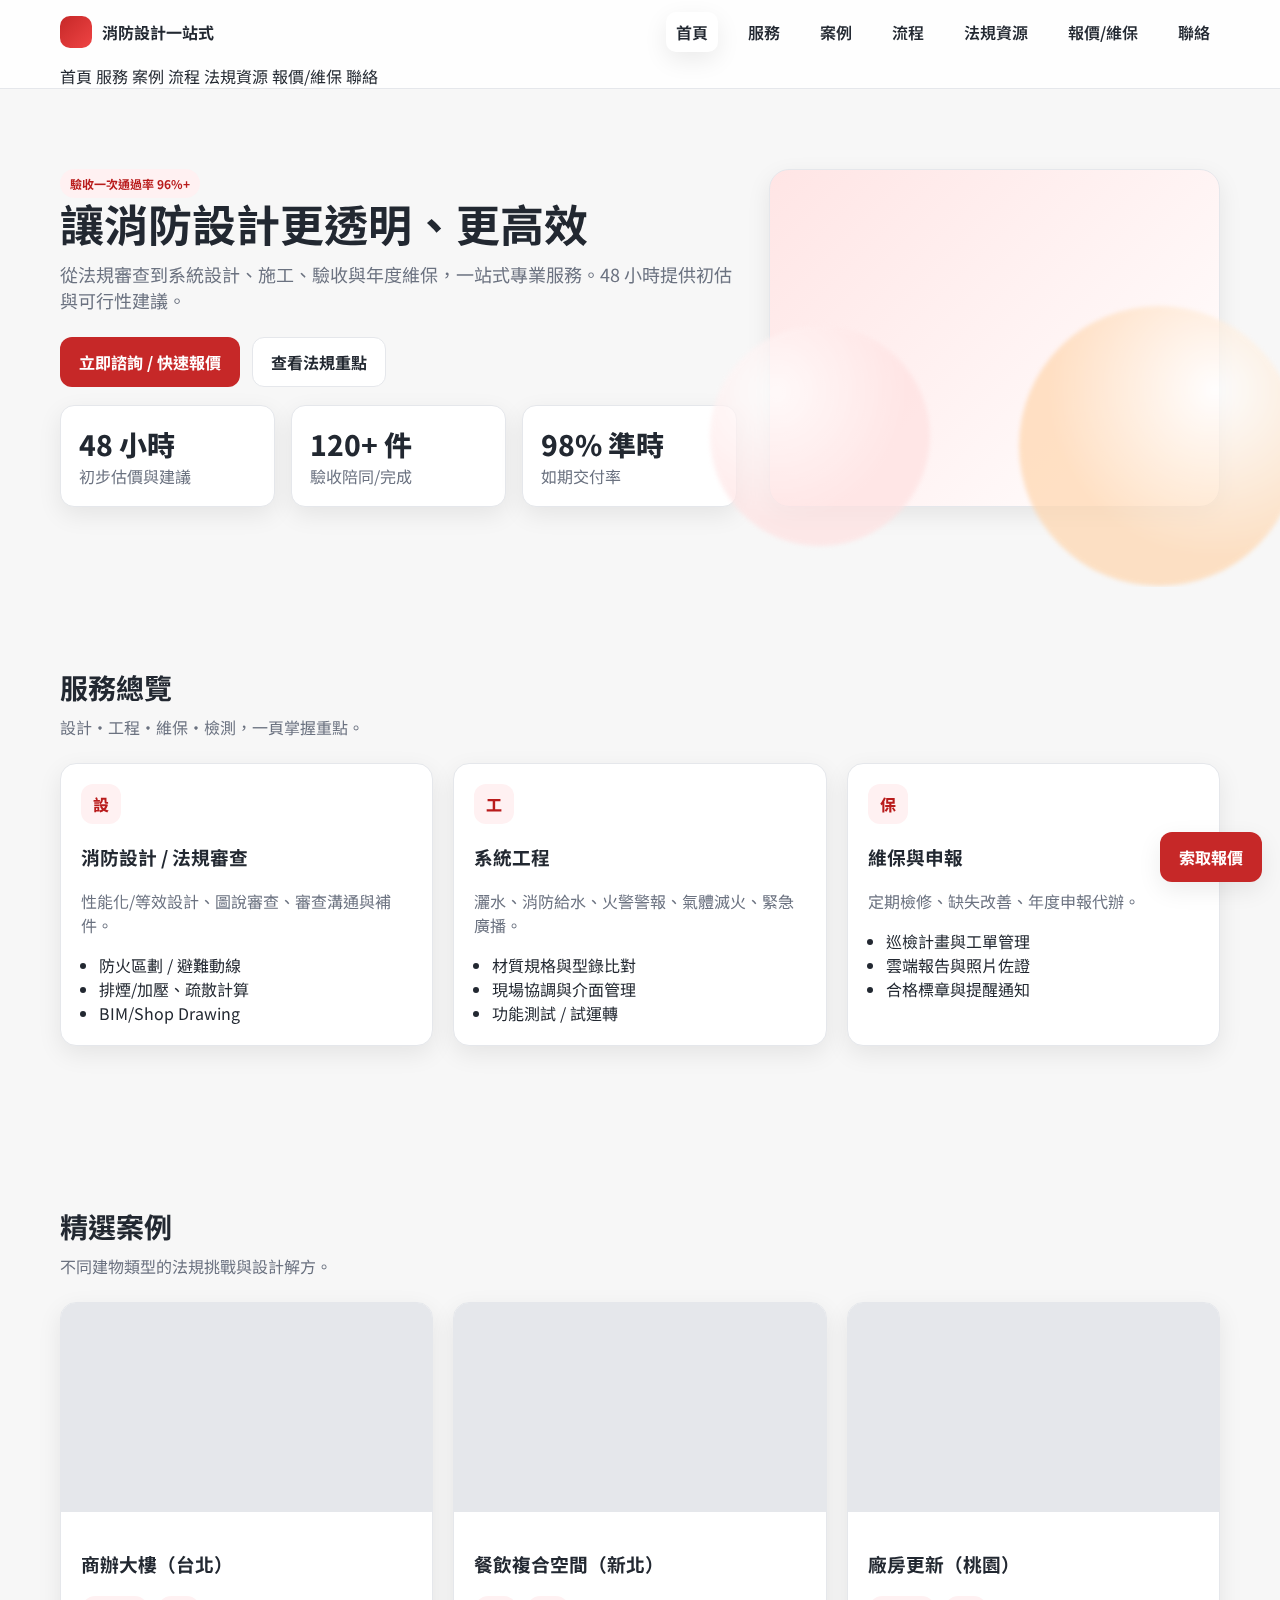
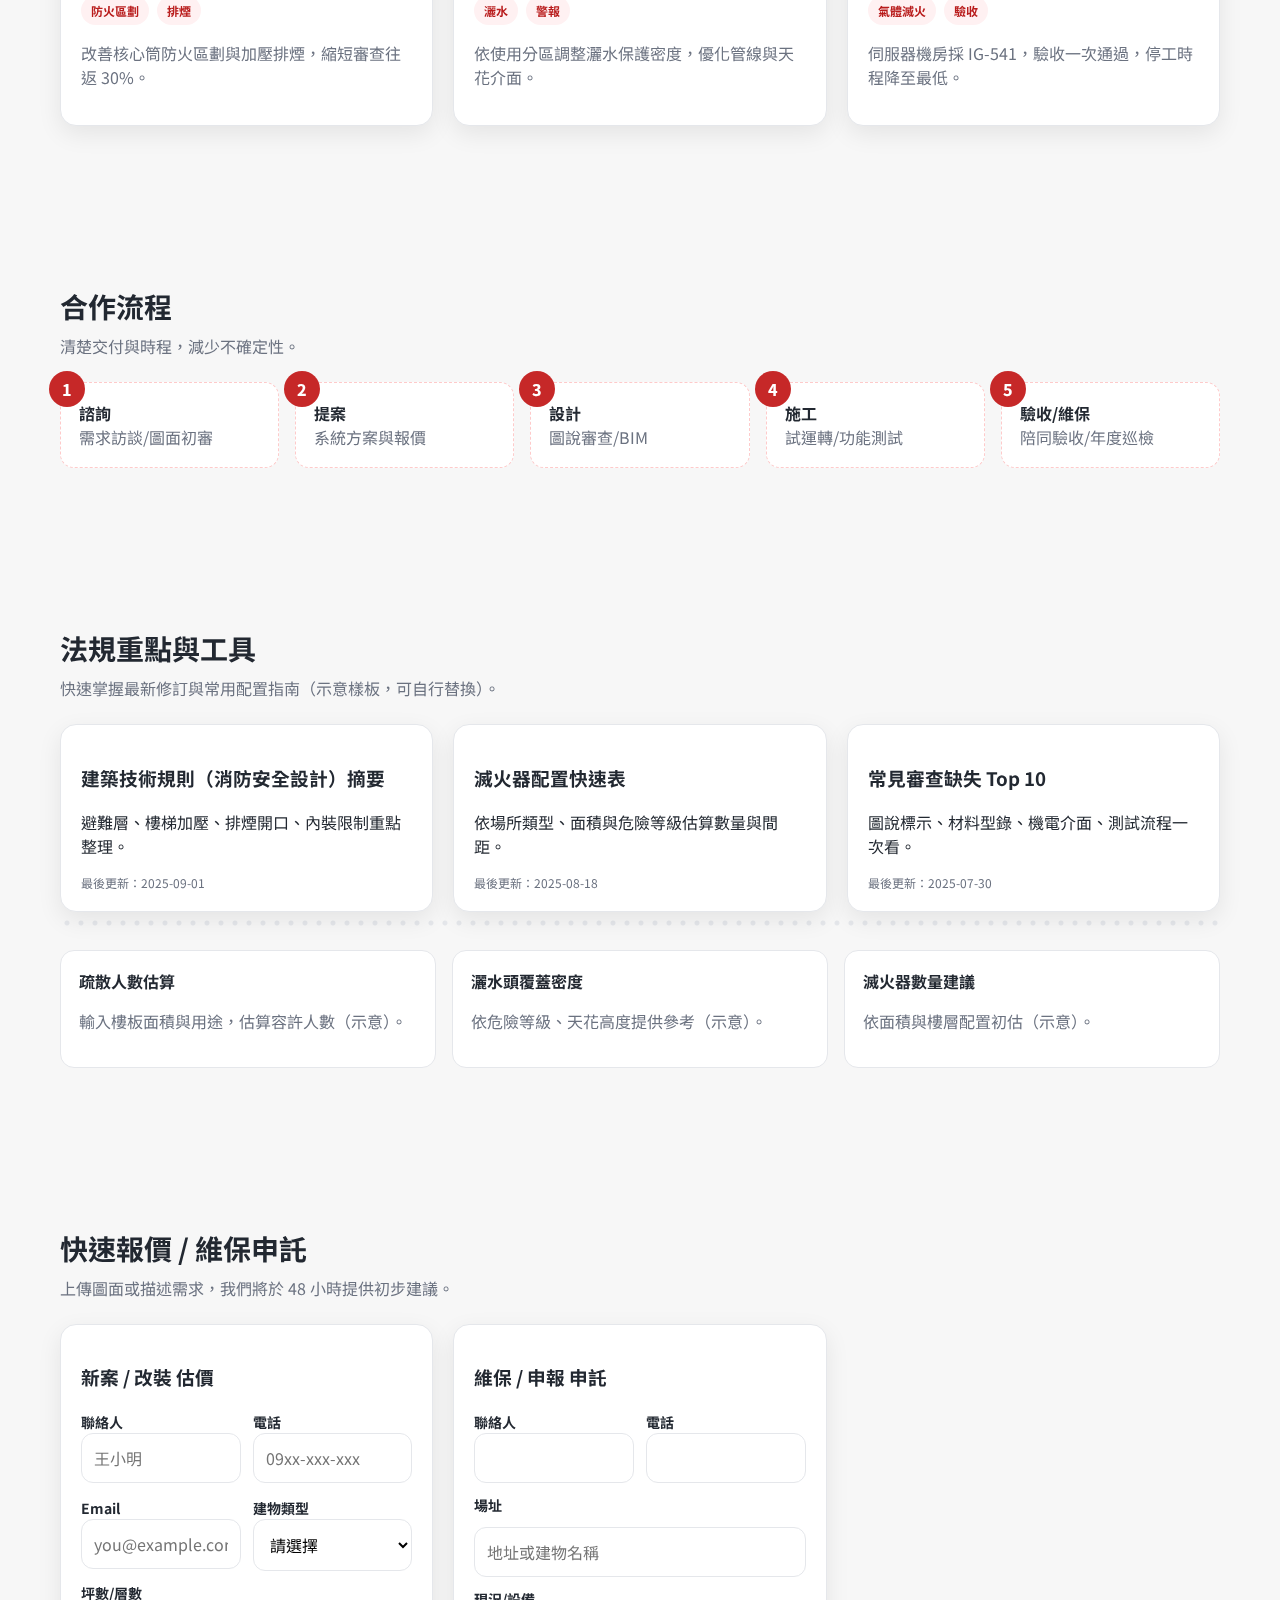
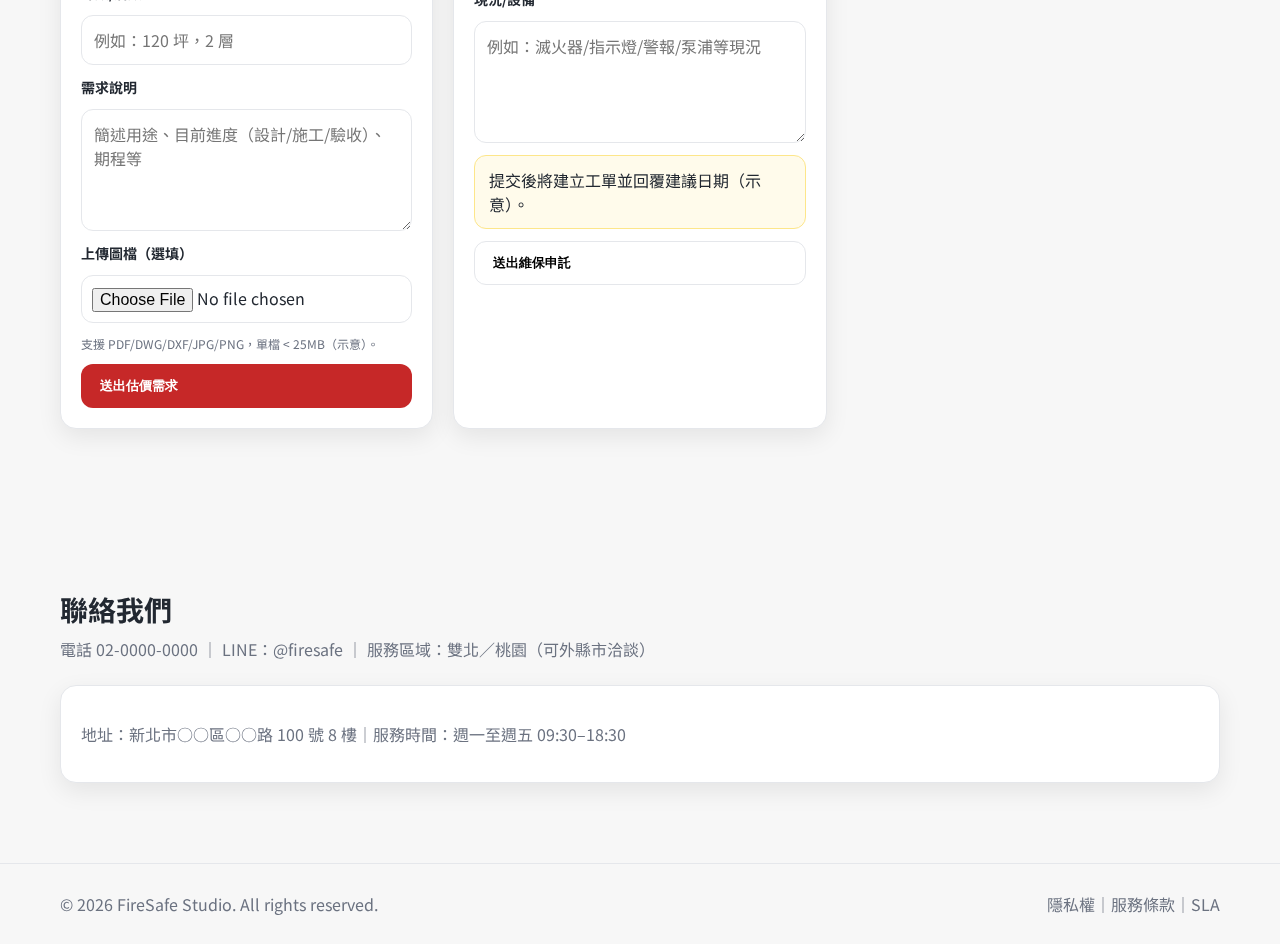
<file: fire.html>
<!doctype html>
<html lang="zh-Hant">
<head>
  <meta charset="utf-8" />
  <meta name="viewport" content="width=device-width, initial-scale=1" />
  <title>【消防設計】一站式服務｜設計・施工・驗收・維保</title>
  <meta name="description" content="消防設計／系統工程／法規審查／驗收陪同／年度維保與申報。提供48小時初估與可行性建議，驗收一次通過率 96%+。"/>
  <link rel="preconnect" href="https://fonts.googleapis.com">
  <link rel="preconnect" href="https://fonts.gstatic.com" crossorigin>
  <link href="https://fonts.googleapis.com/css2?family=Inter:wght@500;700&family=Noto+Sans+TC:wght@400;500;700&display=swap" rel="stylesheet">
  <style>
    /* ====== 基礎設定 ====== */
    :root{
      --bg: #F7F7F7;
      --ink:#222831;
      --muted:#6B7280;
      --card:#FFFFFF;
      --red:#C62828; /* 主色-消防紅 */
      --orange:#FF8F00; /* 警示/次要CTA */
      --green:#16A34A; /* 成功狀態 */
      --line:#E5E7EB;
      --shadow: 0 8px 24px rgba(0,0,0,.08);
      --radius:16px;
      --container:1200px;
    }
    *{box-sizing:border-box}
    html{scroll-behavior:smooth}
    body{margin:0; font-family:"Noto Sans TC", Inter, system-ui, -apple-system, Segoe UI, Roboto, "Helvetica Neue", Arial, "Noto Sans", "Apple Color Emoji", "Segoe UI Emoji"; color:var(--ink); background:var(--bg);}
    img{max-width:100%; display:block}
    a{color:inherit; text-decoration:none}
    .container{max-width:var(--container); margin:0 auto; padding:0 20px}
    .section{padding:80px 0}
    @media (max-width:768px){.section{padding:56px 0}}

    /* ====== Header ====== */
    header{
      position:sticky; top:0; z-index:50; backdrop-filter:saturate(150%) blur(8px);
      background:rgba(255,255,255,.8); border-bottom:1px solid var(--line);
    }
    .nav{display:flex; align-items:center; justify-content:space-between; height:64px}
    .brand{display:flex; align-items:center; gap:10px; font-weight:700}
    .brand-badge{width:32px; height:32px; border-radius:10px; background:linear-gradient(135deg, var(--red), #EF4444)}
    .menu{display:flex; gap:20px; align-items:center}
    .menu a{padding:8px 10px; border-radius:10px; font-weight:600}
    .menu a.active, .menu a:hover{background:#fff; box-shadow:var(--shadow)}
    .hamburger{display:none; width:40px; height:40px; border-radius:10px; border:1px solid var(--line); background:#fff}
    @media (max-width:860px){
      .menu{display:none}
      .hamburger{display:inline-grid; place-items:center}
      #mobileNav{display:none; border-top:1px solid var(--line)}
      #mobileNav a{display:block; padding:14px 20px; border-bottom:1px solid var(--line)}
    }

    /* ====== 共用元件 ====== */
    .btn{display:inline-flex; align-items:center; gap:8px; padding:12px 18px; border-radius:12px; font-weight:700; border:1px solid transparent; transition:.2s ease;}
    .btn.primary{background:var(--red); color:#fff}
    .btn.primary:hover{filter:brightness(.95)}
    .btn.secondary{background:#fff; border-color:var(--line)}
    .btn.secondary:hover{box-shadow:var(--shadow)}
    .tag{display:inline-block; padding:6px 10px; border-radius:999px; background:#FFF1F2; color:#B91C1C; font-size:12px; font-weight:700}
    .muted{color:var(--muted)}
    .kpi{display:grid; grid-template-columns:repeat(3,1fr); gap:16px}
    .kpi .card{padding:18px; border-radius:14px; background:var(--card); box-shadow:var(--shadow); border:1px solid var(--line)}
    .kpi .num{font-size:28px; font-weight:800}
    @media (max-width:768px){.kpi{grid-template-columns:1fr}}
    .cards{display:grid; grid-template-columns:repeat(3,1fr); gap:20px}
    @media (max-width:992px){.cards{grid-template-columns:repeat(2,1fr)}}
    @media (max-width:640px){.cards{grid-template-columns:1fr}}
    .card{background:var(--card); border:1px solid var(--line); border-radius:var(--radius); box-shadow:var(--shadow); overflow:hidden}
    .card-body{padding:20px}

    /* ====== Hero ====== */
    .hero{position:relative; overflow:hidden}
    .hero .wrap{display:grid; grid-template-columns:1.2fr .8fr; gap:32px; align-items:center}
    .hero h1{font-size:44px; line-height:1.15; margin:0 0 12px}
    .hero p{font-size:18px; color:var(--muted); margin:0 0 24px}
    .hero-cta{display:flex; gap:12px; flex-wrap:wrap}
    .hero-illus{position:relative; aspect-ratio:4/3; border-radius:20px; background:linear-gradient(135deg,#FFE5E5,#FFF); border:1px solid var(--line); box-shadow:var(--shadow)}
    .bubble{position:absolute; border-radius:50%; filter:blur(2px); opacity:.7}
    .b1{width:220px; height:220px; left:-60px; bottom:-40px; background: radial-gradient(circle at 30% 30%, #fff, #FFE1E1 60%)}
    .b2{width:280px; height:280px; right:-80px; bottom:-80px; background: radial-gradient(circle at 70% 30%, #fff, #FFD6AE 60%)}
    @media (max-width:992px){.hero .wrap{grid-template-columns:1fr}}
    @media (max-width:640px){.b1,.b2{display:none}}

    /* ====== 區塊標題 ====== */
    .section h2{font-size:28px; margin:0 0 8px}
    .section .sub{margin:0 0 24px; color:var(--muted)}
    .hr-dots{height:6px; background: radial-gradient(circle, var(--line) 2px, transparent 3px) 0 0/14px 6px repeat-x; margin:8px 0 24px}

    /* ====== 服務卡 ====== */
    .service .icon{width:40px; height:40px; border-radius:12px; background:#FFF1F2; display:grid; place-items:center; font-weight:800; color:#B91C1C}
    .service ul{margin:12px 0 0; padding:0 0 0 18px}

    /* ====== 案例 ====== */
    .case .thumb{aspect-ratio:16/9; background:#E5E7EB}
    .badge-row{display:flex; gap:8px; flex-wrap:wrap; margin:10px 0}

    /* ====== 流程 ====== */
    .steps{display:grid; grid-template-columns:repeat(5,1fr); gap:16px}
    .step{position:relative; padding:18px; border:1px dashed #FECACA; border-radius:14px; background:#FFF}
    .step .no{position:absolute; inset:-12px auto auto -12px; width:36px; height:36px; border-radius:50%; background:var(--red); color:#fff; display:grid; place-items:center; font-weight:800}
    @media (max-width:992px){.steps{grid-template-columns:repeat(3,1fr)}}
    @media (max-width:640px){.steps{grid-template-columns:1fr}}

    /* ====== 法規/資源 ====== */
    .law .date{font-size:12px; color:var(--muted)}
    .tool-list{display:grid; grid-template-columns:repeat(3,1fr); gap:16px}
    @media (max-width:860px){.tool-list{grid-template-columns:1fr 1fr}}
    @media (max-width:560px){.tool-list{grid-template-columns:1fr}}
    .tool{padding:18px; border-radius:14px; background:#fff; border:1px solid var(--line)}

    /* ====== 表單 ====== */
    form{display:grid; gap:12px}
    .grid-2{display:grid; grid-template-columns:1fr 1fr; gap:12px}
    @media (max-width:640px){.grid-2{grid-template-columns:1fr}}
    label{font-size:14px; font-weight:700}
    input, select, textarea{width:100%; padding:12px 12px; border:1px solid var(--line); border-radius:12px; font:inherit; background:#fff}
    input[type=file]{padding:10px}
    .help{font-size:12px; color:var(--muted)}
    .notice{padding:12px 14px; border-radius:12px; background:#FFFBEB; border:1px solid #FDE68A}

    /* ====== Footer / 浮動 ====== */
    footer{padding:28px 0; color:var(--muted); border-top:1px solid var(--line)}
    .fab{position:fixed; right:18px; bottom:18px; z-index:60}
    .fab .btn{box-shadow:var(--shadow)}

    /* Anchor 對齊（避免被 sticky header 蓋住） */
    section{scroll-margin-top:84px}
  </style>
</head>
<body>
  <!-- ====== Header ====== -->
  <header aria-label="主選單">
    <div class="container nav">
      <div class="brand" aria-label="品牌">
        <span class="brand-badge" aria-hidden="true"></span>消防設計一站式
      </div>
      <nav class="menu" aria-label="導覽">
        <a href="#home">首頁</a>
        <a href="#services">服務</a>
        <a href="#cases">案例</a>
        <a href="#process">流程</a>
        <a href="#resources">法規資源</a>
        <a href="#quote">報價/維保</a>
        <a href="#contact">聯絡</a>
      </nav>
      <button class="hamburger" id="hamburger" aria-label="開啟選單">≡</button>
    </div>
    <nav id="mobileNav" class="container" aria-label="手機導覽">
      <a href="#home">首頁</a>
      <a href="#services">服務</a>
      <a href="#cases">案例</a>
      <a href="#process">流程</a>
      <a href="#resources">法規資源</a>
      <a href="#quote">報價/維保</a>
      <a href="#contact">聯絡</a>
    </nav>
  </header>

  <!-- ====== Hero ====== -->
  <main id="home" class="hero section" aria-label="首頁">
    <div class="container wrap">
      <div>
        <span class="tag" aria-label="驗收數據">驗收一次通過率 96%+</span>
        <h1>讓消防設計更透明、更高效</h1>
        <p>從法規審查到系統設計、施工、驗收與年度維保，一站式專業服務。48 小時提供初估與可行性建議。</p>
        <div class="hero-cta">
          <a class="btn primary" href="#quote" aria-label="前往快速報價">立即諮詢 / 快速報價</a>
          <a class="btn secondary" href="#resources" aria-label="前往法規資源">查看法規重點</a>
        </div>
        <div class="kpi" style="margin-top:18px">
          <div class="card"><div class="num">48 小時</div><div class="muted">初步估價與建議</div></div>
          <div class="card"><div class="num">120+ 件</div><div class="muted">驗收陪同/完成</div></div>
          <div class="card"><div class="num">98% 準時</div><div class="muted">如期交付率</div></div>
        </div>
      </div>
      <div class="hero-illus" aria-hidden="true">
        <div class="bubble b1"></div>
        <div class="bubble b2"></div>
      </div>
    </div>
  </main>

  <!-- ====== 服務 ====== -->
  <section id="services" class="section" aria-labelledby="services-title">
    <div class="container">
      <h2 id="services-title">服務總覽</h2>
      <p class="sub">設計・工程・維保・檢測，一頁掌握重點。</p>
      <div class="cards">
        <article class="card service" role="listitem">
          <div class="card-body">
            <div class="icon">設</div>
            <h3>消防設計 / 法規審查</h3>
            <p class="muted">性能化/等效設計、圖說審查、審查溝通與補件。</p>
            <ul>
              <li>防火區劃 / 避難動線</li>
              <li>排煙/加壓、疏散計算</li>
              <li>BIM/Shop Drawing</li>
            </ul>
          </div>
        </article>
        <article class="card service" role="listitem">
          <div class="card-body">
            <div class="icon">工</div>
            <h3>系統工程</h3>
            <p class="muted">灑水、消防給水、火警警報、氣體滅火、緊急廣播。</p>
            <ul>
              <li>材質規格與型錄比對</li>
              <li>現場協調與介面管理</li>
              <li>功能測試 / 試運轉</li>
            </ul>
          </div>
        </article>
        <article class="card service" role="listitem">
          <div class="card-body">
            <div class="icon">保</div>
            <h3>維保與申報</h3>
            <p class="muted">定期檢修、缺失改善、年度申報代辦。</p>
            <ul>
              <li>巡檢計畫與工單管理</li>
              <li>雲端報告與照片佐證</li>
              <li>合格標章與提醒通知</li>
            </ul>
          </div>
        </article>
      </div>
    </div>
  </section>

  <!-- ====== 案例 ====== -->
  <section id="cases" class="section" aria-labelledby="cases-title">
    <div class="container">
      <h2 id="cases-title">精選案例</h2>
      <p class="sub">不同建物類型的法規挑戰與設計解方。</p>
      <div class="cards">
        <article class="card case">
          <div class="thumb" aria-hidden="true"></div>
          <div class="card-body">
            <h3>商辦大樓（台北）</h3>
            <div class="badge-row">
              <span class="tag">防火區劃</span><span class="tag">排煙</span>
            </div>
            <p class="muted">改善核心筒防火區劃與加壓排煙，縮短審查往返 30%。</p>
          </div>
        </article>
        <article class="card case">
          <div class="thumb" aria-hidden="true"></div>
          <div class="card-body">
            <h3>餐飲複合空間（新北）</h3>
            <div class="badge-row">
              <span class="tag">灑水</span><span class="tag">警報</span>
            </div>
            <p class="muted">依使用分區調整灑水保護密度，優化管線與天花介面。</p>
          </div>
        </article>
        <article class="card case">
          <div class="thumb" aria-hidden="true"></div>
          <div class="card-body">
            <h3>廠房更新（桃園）</h3>
            <div class="badge-row">
              <span class="tag">氣體滅火</span><span class="tag">驗收</span>
            </div>
            <p class="muted">伺服器機房採 IG-541，驗收一次通過，停工時程降至最低。</p>
          </div>
        </article>
      </div>
    </div>
  </section>

  <!-- ====== 流程 ====== -->
  <section id="process" class="section" aria-labelledby="process-title">
    <div class="container">
      <h2 id="process-title">合作流程</h2>
      <p class="sub">清楚交付與時程，減少不確定性。</p>
      <div class="steps">
        <div class="step"><div class="no">1</div><b>諮詢</b><br><span class="muted">需求訪談/圖面初審</span></div>
        <div class="step"><div class="no">2</div><b>提案</b><br><span class="muted">系統方案與報價</span></div>
        <div class="step"><div class="no">3</div><b>設計</b><br><span class="muted">圖說審查/BIM</span></div>
        <div class="step"><div class="no">4</div><b>施工</b><br><span class="muted">試運轉/功能測試</span></div>
        <div class="step"><div class="no">5</div><b>驗收/維保</b><br><span class="muted">陪同驗收/年度巡檢</span></div>
      </div>
    </div>
  </section>

  <!-- ====== 法規與資源 ====== -->
  <section id="resources" class="section" aria-labelledby="resources-title">
    <div class="container">
      <h2 id="resources-title">法規重點與工具</h2>
      <p class="sub">快速掌握最新修訂與常用配置指南（示意樣板，可自行替換）。</p>
      <div class="cards">
        <article class="card law">
          <div class="card-body">
            <h3>建築技術規則（消防安全設計）摘要</h3>
            <p class="law-desc">避難層、樓梯加壓、排煙開口、內裝限制重點整理。</p>
            <div class="date">最後更新：2025-09-01</div>
          </div>
        </article>
        <article class="card law">
          <div class="card-body">
            <h3>滅火器配置快速表</h3>
            <p class="law-desc">依場所類型、面積與危險等級估算數量與間距。</p>
            <div class="date">最後更新：2025-08-18</div>
          </div>
        </article>
        <article class="card law">
          <div class="card-body">
            <h3>常見審查缺失 Top 10</h3>
            <p class="law-desc">圖說標示、材料型錄、機電介面、測試流程一次看。</p>
            <div class="date">最後更新：2025-07-30</div>
          </div>
        </article>
      </div>

      <div class="hr-dots"></div>
      <div class="tool-list" role="list">
        <div class="tool" role="listitem">
          <b>疏散人數估算</b>
          <p class="muted">輸入樓板面積與用途，估算容許人數（示意）。</p>
        </div>
        <div class="tool" role="listitem">
          <b>灑水頭覆蓋密度</b>
          <p class="muted">依危險等級、天花高度提供參考（示意）。</p>
        </div>
        <div class="tool" role="listitem">
          <b>滅火器數量建議</b>
          <p class="muted">依面積與樓層配置初估（示意）。</p>
        </div>
      </div>
    </div>
  </section>

  <!-- ====== 快速報價／維保申託 ====== -->
  <section id="quote" class="section" aria-labelledby="quote-title">
    <div class="container">
      <h2 id="quote-title">快速報價 / 維保申託</h2>
      <p class="sub">上傳圖面或描述需求，我們將於 48 小時提供初步建議。</p>
      <div class="cards">
        <article class="card">
          <div class="card-body">
            <h3>新案 / 改裝 估價</h3>
            <form id="form-quote" aria-label="快速報價表單">
              <div class="grid-2">
                <div>
                  <label for="name">聯絡人</label>
                  <input id="name" name="name" required placeholder="王小明" />
                </div>
                <div>
                  <label for="phone">電話</label>
                  <input id="phone" name="phone" type="tel" required placeholder="09xx-xxx-xxx" />
                </div>
                <div>
                  <label for="email">Email</label>
                  <input id="email" name="email" type="email" required placeholder="you@example.com" />
                </div>
                <div>
                  <label for="type">建物類型</label>
                  <select id="type" name="type" required>
                    <option value="">請選擇</option>
                    <option>商辦</option>
                    <option>餐飲</option>
                    <option>旅館/集合住宅</option>
                    <option>廠房/倉儲</option>
                    <option>其他</option>
                  </select>
                </div>
              </div>
              <label for="area">坪數/層數</label>
              <input id="area" name="area" placeholder="例如：120 坪，2 層" />

              <label for="need">需求說明</label>
              <textarea id="need" name="need" rows="4" placeholder="簡述用途、目前進度（設計/施工/驗收）、期程等"></textarea>

              <label for="file">上傳圖檔（選填）</label>
              <input id="file" name="file" type="file" accept=".pdf,.dwg,.dxf,.jpg,.png" />
              <div class="help">支援 PDF/DWG/DXF/JPG/PNG，單檔 &lt; 25MB（示意）。</div>

              <button class="btn primary" type="submit">送出估價需求</button>
            </form>
          </div>
        </article>
        <article class="card">
          <div class="card-body">
            <h3>維保 / 申報 申託</h3>
            <form id="form-maint" aria-label="維保申託表單">
              <div class="grid-2">
                <div>
                  <label for="name2">聯絡人</label>
                  <input id="name2" name="name2" required />
                </div>
                <div>
                  <label for="phone2">電話</label>
                  <input id="phone2" name="phone2" type="tel" required />
                </div>
              </div>
              <label for="site">場址</label>
              <input id="site" name="site" placeholder="地址或建物名稱" />

              <label for="scope">現況/設備</label>
              <textarea id="scope" name="scope" rows="4" placeholder="例如：滅火器/指示燈/警報/泵浦等現況"></textarea>

              <div class="notice">提交後將建立工單並回覆建議日期（示意）。</div>
              <button class="btn secondary" type="submit">送出維保申託</button>
            </form>
          </div>
        </article>
      </div>
    </div>
  </section>

  <!-- ====== 聯絡 ====== -->
  <section id="contact" class="section" aria-labelledby="contact-title">
    <div class="container">
      <h2 id="contact-title">聯絡我們</h2>
      <p class="sub">電話 02-0000-0000 ｜ LINE：@firesafe ｜ 服務區域：雙北／桃園（可外縣市洽談）</p>
      <div class="card">
        <div class="card-body">
          <p class="muted">地址：新北市○○區○○路 100 號 8 樓｜服務時間：週一至週五 09:30–18:30</p>
        </div>
      </div>
    </div>
  </section>

  <footer>
    <div class="container" style="display:flex; justify-content:space-between; gap:12px; flex-wrap:wrap">
      <div>© <span id="year"></span> FireSafe Studio. All rights reserved.</div>
      <div class="muted">隱私權｜服務條款｜SLA</div>
    </div>
  </footer>

  <!-- 浮動行動條 -->
  <div class="fab" aria-hidden="false">
    <a class="btn primary" href="#quote" aria-label="前往快速報價">索取報價</a>
  </div>

  <script>
    // 年份
    document.getElementById('year').textContent = new Date().getFullYear()

    // 手機選單切換
    const ham = document.getElementById('hamburger');
    const mobileNav = document.getElementById('mobileNav');
    if(ham){
      ham.addEventListener('click', ()=>{
        const isOpen = mobileNav.style.display === 'block'
        mobileNav.style.display = isOpen ? 'none' : 'block'
      })
    }

    // 導覽 active 標示（簡易版）
    const links = Array.from(document.querySelectorAll('header nav a[href^="#"]'))
    const sections = links.map(a => document.querySelector(a.getAttribute('href'))).filter(Boolean)
    const onScroll = () => {
      let i = sections.length;
      while(--i && window.scrollY + 120 < sections[i].offsetTop){}
      links.forEach(a=>a.classList.remove('active'))
      const id = sections[i]?.getAttribute('id');
      const active = document.querySelector(`header nav a[href="#${id}"]`)
      if(active) active.classList.add('active')
    }
    onScroll(); window.addEventListener('scroll', onScroll)

    // 表單送出（示意：阻止實際送出並顯示提示）
    const toast = (msg) => {
      const el = document.createElement('div')
      el.textContent = msg
      el.style.cssText = 'position:fixed;left:50%;bottom:24px;transform:translateX(-50%);background:#111;color:#fff;padding:12px 16px;border-radius:12px;box-shadow:0 10px 30px rgba(0,0,0,.2);z-index:1000';
      document.body.appendChild(el); setTimeout(()=>el.remove(), 2400)
    }
    document.getElementById('form-quote')?.addEventListener('submit', (e)=>{e.preventDefault(); toast('已收到估價需求（示意）。我們將於 48 小時回覆。')})
    document.getElementById('form-maint')?.addEventListener('submit', (e)=>{e.preventDefault(); toast('已建立維保申託（示意）。我們將儘速聯繫您排程。')})
  </script>
</body>
</html>
</file>
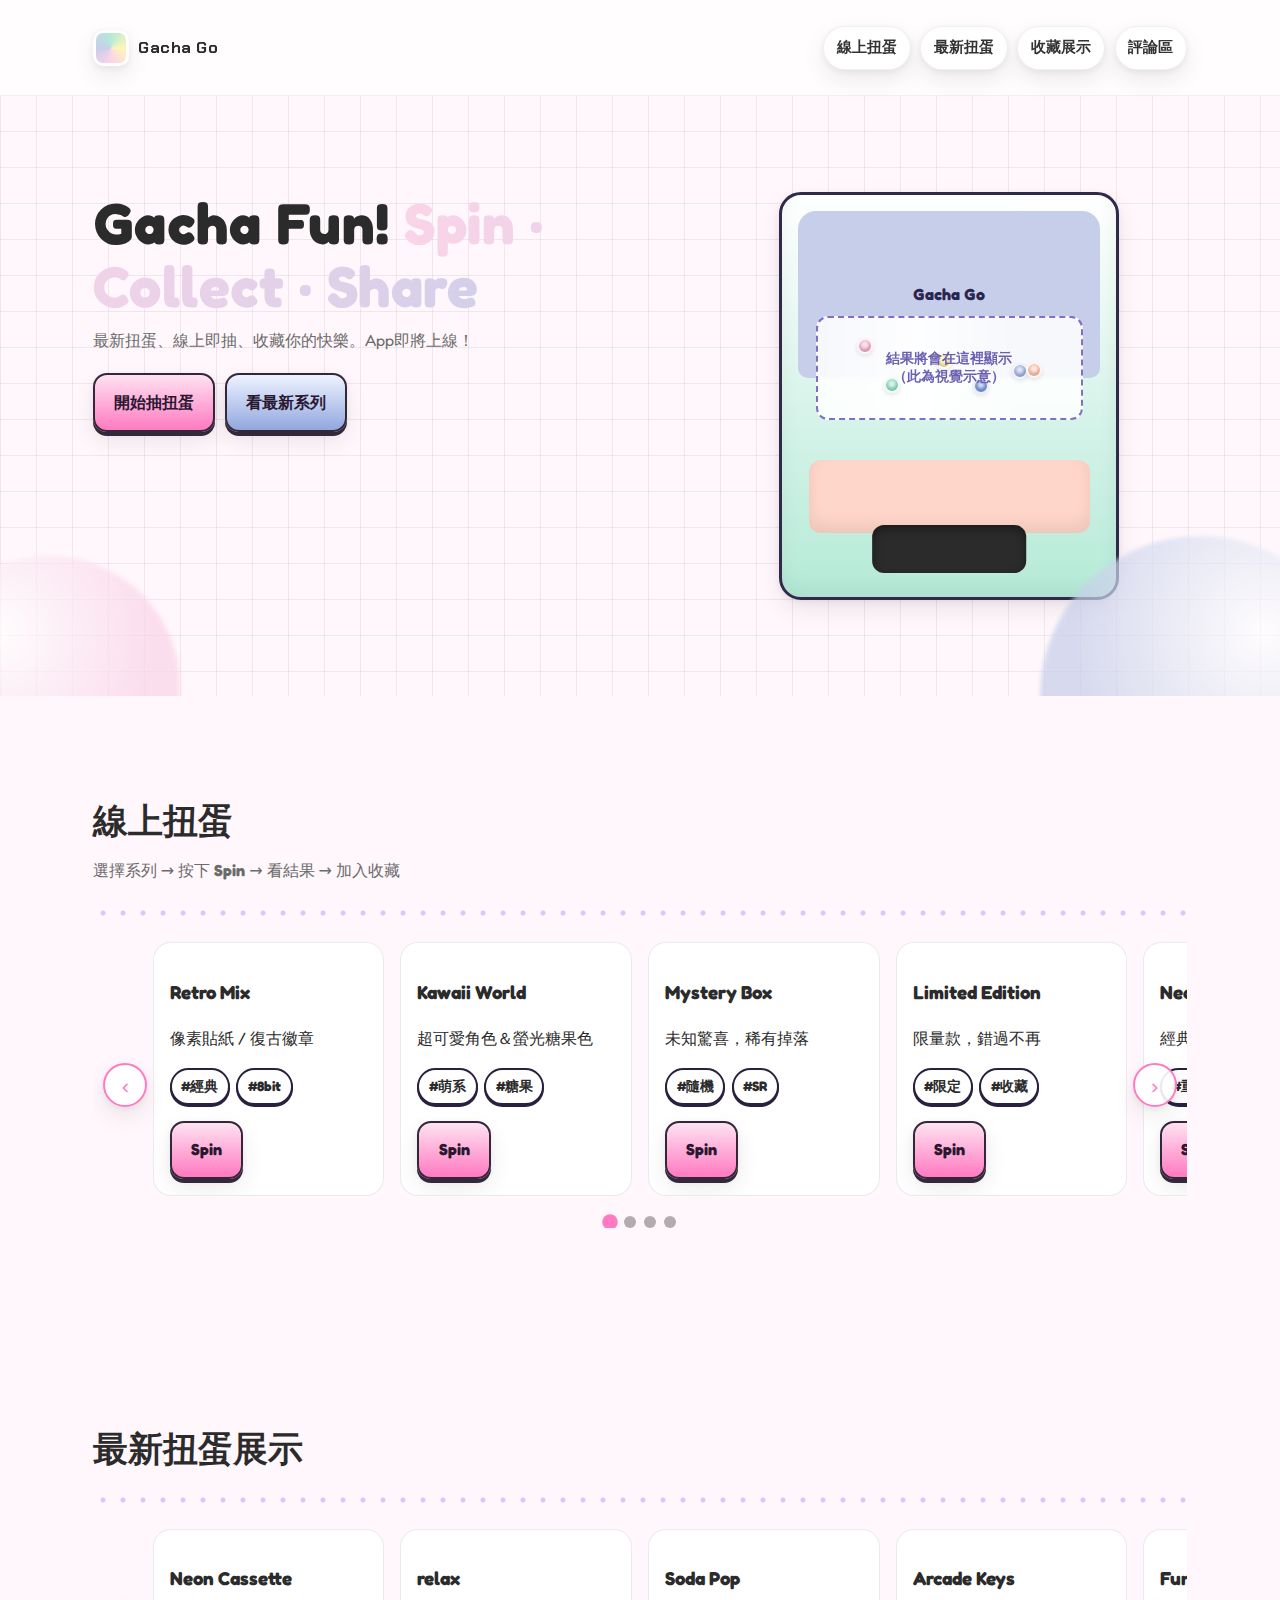
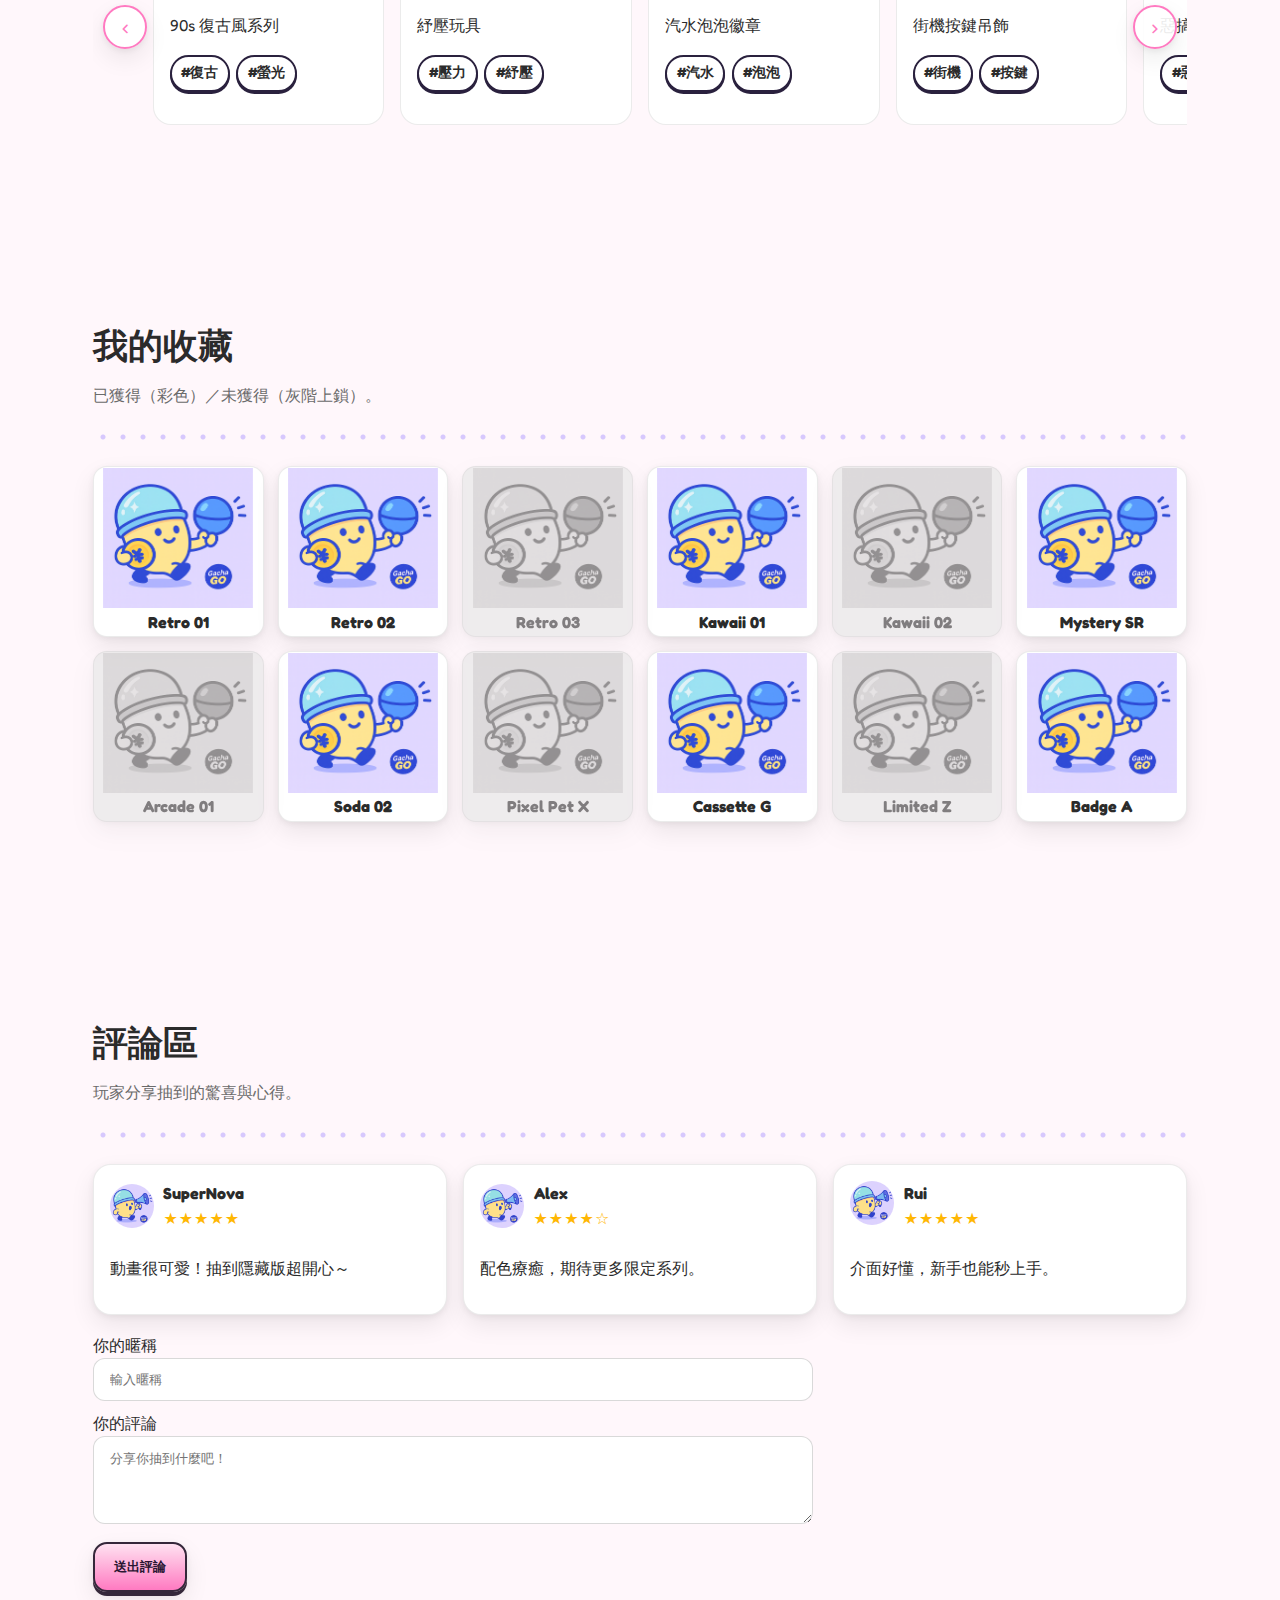
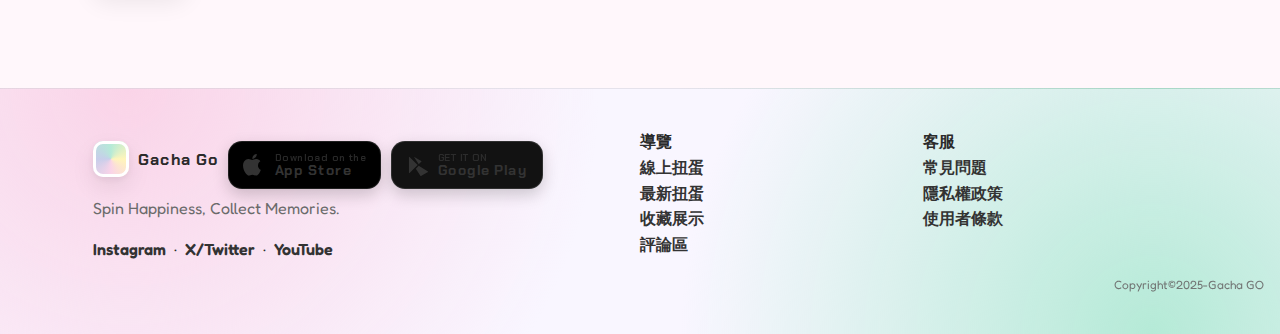
<file: Gacha_GO.html>
<!doctype html>
<html lang="zh-Hant">
<head>
<meta charset="utf-8" />
<meta name="viewport" content="width=device-width, initial-scale=1" />
<title>Gacha Go — 線上扭蛋</title>
<link rel="preconnect" href="https://fonts.googleapis.com">
<link href="https://fonts.googleapis.com/css2?family=Fredoka:wght@400;600;700&family=Chakra+Petch:wght@500;700&display=swap" rel="stylesheet">
<link rel="stylesheet" href="./favicon.ico"><style>
/* ========= CSS 變數：Neo-Retro + Playful ========= */
:root{
  --bg: #FFF7FB;
  --ink: #2b2b2b;
  --sub: #6b6b6b;

  --pink: #FAD4E8;
  --lav:  #C7CEEA;
  --mint: #B5EAD7;
  --lemon:#FFF5BA;
  --peach:#FFD6C9;
  --blue: #91A7DE;

  --accent:#ff7ac1;
  --accent-ink:#35273a;

  --radius: 18px;
  --shadow: 0 10px 24px rgba(0,0,0,.08), 0 2px 6px rgba(0,0,0,.06);
  --grid-color: rgba(62, 31, 77,.08);
  --container: clamp(960px, 88vw, 1200px);
}

/* ========= 全域基礎 ========= */
*{box-sizing:border-box}
html{scroll-behavior:smooth}
body{
  margin:0;
  color:var(--ink);
  background: var(--bg);
  font-family: "Fredoka", system-ui, -apple-system, "PingFang TC", "Microsoft JhengHei", Arial, sans-serif;
  line-height:1.6;
}

/* 輔助：跳轉主內容（無障礙） */
.skip-link{
  position:absolute; left:-9999px; top:auto;
}
.skip-link:focus{
  left:1rem; top:1rem; z-index:9999;
  background:#fff; padding:.5rem .75rem; border-radius:.5rem;
  box-shadow: var(--shadow);
}

/* ========= 動畫關鍵影格 ========= */
@keyframes float {
  0%, 100% { transform: translateY(0px) rotate(0deg); }
  33% { transform: translateY(-8px) rotate(1deg); }
  66% { transform: translateY(-4px) rotate(-1deg); }
}

@keyframes pulse {
  0%, 100% { transform: scale(1); }
  50% { transform: scale(1.05); }
}

@keyframes bounce {
  0%, 100% { transform: translateY(0); }
  50% { transform: translateY(-10px); }
}

@keyframes fadeInUp {
  from { 
    opacity: 0; 
    transform: translateY(30px); 
  }
  to { 
    opacity: 1; 
    transform: translateY(0); 
  }
}

@keyframes slideInLeft {
  from { 
    opacity: 0; 
    transform: translateX(-50px); 
  }
  to { 
    opacity: 1; 
    transform: translateX(0); 
  }
}

@keyframes slideInRight {
  from { 
    opacity: 0; 
    transform: translateX(50px); 
  }
  to { 
    opacity: 1; 
    transform: translateX(0); 
  }
}

@keyframes spin {
  from { transform: rotate(0deg); }
  to { transform: rotate(360deg); }
}

@keyframes shimmer {
  0% { background-position: -200px 0; }
  100% { background-position: calc(200px + 100%) 0; }
}

@keyframes gachaFloat1 {
  0%, 100% { transform: translate(0, 0) rotate(0deg); }
  25% { transform: translate(5px, -3px) rotate(5deg); }
  50% { transform: translate(-2px, 4px) rotate(-3deg); }
  75% { transform: translate(3px, -2px) rotate(2deg); }
}

@keyframes gachaFloat2 {
  0%, 100% { transform: translate(0, 0) rotate(0deg); }
  33% { transform: translate(-4px, 3px) rotate(-4deg); }
  66% { transform: translate(6px, -2px) rotate(6deg); }
}

@keyframes gachaFloat3 {
  0%, 100% { transform: translate(0, 0) rotate(0deg); }
  20% { transform: translate(2px, -4px) rotate(3deg); }
  40% { transform: translate(-3px, 2px) rotate(-2deg); }
  60% { transform: translate(4px, 3px) rotate(4deg); }
  80% { transform: translate(-2px, -1px) rotate(-1deg); }
}

.gacha-ball {
  width: 16px;
  height: 16px;
  border-radius: 50%;
  position: absolute;
  border: 2px solid rgba(255,255,255,0.8);
  box-shadow: inset 0 -2px 4px rgba(0,0,0,0.2), 0 2px 4px rgba(0,0,0,0.1);
}

.gacha-ball:before {
  content: '';
  position: absolute;
  top: 2px;
  left: 3px;
  width: 6px;
  height: 6px;
  background: rgba(255,255,255,0.6);
  border-radius: 50%;
  filter: blur(1px);
}

.gacha-ball:nth-child(1) {
  background: linear-gradient(135deg, var(--pink), #f8a5c2);
  top: 20%;
  left: 15%;
  animation: gachaFloat1 4s ease-in-out infinite;
}

.gacha-ball:nth-child(2) {
  background: linear-gradient(135deg, var(--lav), #9bb0e8);
  top: 45%;
  right: 20%;
  animation: gachaFloat2 5s ease-in-out infinite 0.5s;
}

.gacha-ball:nth-child(3) {
  background: linear-gradient(135deg, var(--mint), #8de0c4);
  bottom: 25%;
  left: 25%;
  animation: gachaFloat3 3.5s ease-in-out infinite 1s;
}

.gacha-ball:nth-child(4) {
  background: linear-gradient(135deg, var(--lemon), #fff3a0);
  top: 35%;
  left: 45%;
  animation: gachaFloat1 4.5s ease-in-out infinite 1.5s;
}

.gacha-ball:nth-child(5) {
  background: linear-gradient(135deg, var(--peach), #ffbfa8);
  bottom: 40%;
  right: 15%;
  animation: gachaFloat2 3.8s ease-in-out infinite 0.8s;
}

@keyframes slideShow {
  0% { transform: translateX(0); }
  20% { transform: translateX(0); }
  25% { transform: translateX(-25%); }
  45% { transform: translateX(-25%); }
  50% { transform: translateX(-50%); }
  70% { transform: translateX(-50%); }
  75% { transform: translateX(-75%); }
  95% { transform: translateX(-75%); }
  100% { transform: translateX(0); }
}

@keyframes cardSwipe {
  0% { transform: translateX(100px) scale(0.8); opacity: 0; }
  50% { transform: translateX(0) scale(0.95); opacity: 0.8; }
  100% { transform: translateX(0) scale(1); opacity: 1; }
}

@keyframes wiggle {
  0%, 7% { transform: rotateZ(0); }
  15% { transform: rotateZ(-15deg); }
  20% { transform: rotateZ(10deg); }
  25% { transform: rotateZ(-10deg); }
  30% { transform: rotateZ(6deg); }
  35% { transform: rotateZ(-4deg); }
  40%, 100% { transform: rotateZ(0); }
}

@keyframes gachaFloat1 {
  0%, 100% { transform: translate(0, 0) rotate(0deg); }
  25% { transform: translate(5px, -3px) rotate(5deg); }
  50% { transform: translate(-2px, 4px) rotate(-3deg); }
  75% { transform: translate(3px, -2px) rotate(2deg); }
}

@keyframes gachaFloat2 {
  0%, 100% { transform: translate(0, 0) rotate(0deg); }
  33% { transform: translate(-4px, 3px) rotate(-4deg); }
  66% { transform: translate(6px, -2px) rotate(6deg); }
}

@keyframes gachaFloat3 {
  0%, 100% { transform: translate(0, 0) rotate(0deg); }
  20% { transform: translate(2px, -4px) rotate(3deg); }
  40% { transform: translate(-3px, 2px) rotate(-2deg); }
  60% { transform: translate(4px, 3px) rotate(4deg); }
  80% { transform: translate(-2px, -1px) rotate(-1deg); }
}

.gacha-ball {
  width: 16px;
  height: 16px;
  border-radius: 50%;
  position: absolute;
  border: 2px solid rgba(255,255,255,0.8);
  box-shadow: inset 0 -2px 4px rgba(0,0,0,0.2), 0 2px 4px rgba(0,0,0,0.1);
}

.gacha-ball:before {
  content: '';
  position: absolute;
  top: 2px;
  left: 3px;
  width: 6px;
  height: 6px;
  background: rgba(255,255,255,0.6);
  border-radius: 50%;
  filter: blur(1px);
}

.gacha-ball:nth-child(1) {
  background: linear-gradient(135deg, var(--pink), #f8a5c2);
  top: 20%;
  left: 15%;
  animation: gachaFloat1 4s ease-in-out infinite;
}

.gacha-ball:nth-child(2) {
  background: linear-gradient(135deg, var(--lav), #9bb0e8);
  top: 45%;
  right: 20%;
  animation: gachaFloat2 5s ease-in-out infinite 0.5s;
}

.gacha-ball:nth-child(3) {
  background: linear-gradient(135deg, var(--mint), #8de0c4);
  bottom: 25%;
  left: 25%;
  animation: gachaFloat3 3.5s ease-in-out infinite 1s;
}

.gacha-ball:nth-child(4) {
  background: linear-gradient(135deg, var(--lemon), #fff3a0);
  top: 35%;
  left: 45%;
  animation: gachaFloat1 4.5s ease-in-out infinite 1.5s;
}

.gacha-ball:nth-child(5) {
  background: linear-gradient(135deg, var(--peach), #ffbfa8);
  bottom: 40%;
  right: 15%;
  animation: gachaFloat2 3.8s ease-in-out infinite 0.8s;
}

.gacha-ball:nth-child(6) {
  background: linear-gradient(135deg, var(--blue), #7a98e0);
  top: 60%;
  right: 35%;
  animation: gachaFloat3 4.2s ease-in-out infinite 0.3s;
}

/* 進場動畫 */
.animate-in {
  animation: fadeInUp 0.8s ease-out forwards;
}

.animate-slide-left {
  animation: slideInLeft 0.8s ease-out forwards;
}

.animate-slide-right {
  animation: slideInRight 0.8s ease-out forwards;
}

/* ========= 導覽 ========= */
.header{
  position:sticky; top:0; z-index:50;
  backdrop-filter: blur(8px);
  background: rgba(255,255,255,.75);
  border-bottom: 1px solid rgba(0,0,0,.06);
  animation: fadeInUp 0.6s ease-out;
}
.nav{
  max-width:var(--container);
  margin-inline:auto;
  padding:.6rem 1rem;
  display:flex; align-items:center; gap:1rem;
}
.brand{
  display:flex; align-items:center; gap:.6rem;
  font-family:"Chakra Petch", monospace;
  font-weight:700; letter-spacing:.5px;
}
.brand-badge{
  width:36px; height:36px; border-radius:10px;
  background: conic-gradient(from 180deg at 50% 50%, var(--pink), var(--lav), var(--mint), var(--lemon), var(--pink));
  box-shadow: inset 0 0 0 3px #fff, var(--shadow);
  animation: spin 8s linear infinite;
}
.nav ul{margin-left:auto; display:flex; gap:.6rem; list-style:none; padding:0}
.nav a{
  display:inline-flex; align-items:center; gap:.35rem;
  padding:.55rem .8rem; border-radius:999px; text-decoration:none;
  color:#333; font-weight:600; font-size:.95rem;
  background:#fff; box-shadow:var(--shadow); border:1px solid rgba(0,0,0,.06);
  transition: all 0.3s ease;
}
.nav a:hover{ 
  transform: translateY(-2px) scale(1.05); 
  box-shadow: 0 6px 20px rgba(0,0,0,.15);
}

/* ========= Hero（格紋背景） ========= */
.section{
  padding: clamp(56px, 10vw, 96px) 0;
}
.hero{
  position:relative; overflow:hidden;
  background:
    linear-gradient(#fff0, #fff0),
    linear-gradient(90deg, var(--grid-color) 1px, transparent 1px),
    linear-gradient(0deg,  var(--grid-color) 1px, transparent 1px);
  background-size: 100% 100%, 36px 36px, 36px 36px;
  background-position: 0 0, 0 0, 0 0;
}
.hero::before, .hero::after{
  content:""; position:absolute; inset:auto auto -120px -80px;
  width:260px; height:260px; border-radius:50%;
  background: radial-gradient(circle at 30% 30%, #fff, var(--pink) 60%);
  opacity:.7; filter: blur(2px);
  animation: float 6s ease-in-out infinite;
}
.hero::after{
  inset:auto -80px -160px auto; width:320px; height:320px;
  background: radial-gradient(circle at 70% 30%, #fff, var(--lav) 60%);
  animation: float 8s ease-in-out infinite reverse;
}
.hero-inner{
  max-width:var(--container); margin-inline:auto; padding:0 1rem;
  display:grid; grid-template-columns: 1.2fr 1fr; gap:min(6vw, 48px);
}
h1{
  font-size: clamp(2rem, 4.8vw, 3.6rem);
  line-height:1.1; margin: 0 0 .6rem 0;
  letter-spacing:.5px;
  animation: slideInLeft 1s ease-out;
}
.hero p{ 
  color:var(--sub); margin: 0 0 1.2rem 0; 
  animation: slideInLeft 1s ease-out 0.2s both;
}

.btn{
  display:inline-flex; align-items:center; justify-content:center;
  padding:.9rem 1.2rem; border-radius:14px;
  font-weight:700; text-decoration:none; border:2px solid var(--accent-ink);
  box-shadow: 0 4px 0 var(--accent-ink), var(--shadow);
  background: linear-gradient(180deg, #ffe2f1, var(--accent));
  color:#2a1732;
  transition: all 0.2s ease;
  position: relative;
  overflow: hidden;
}
.btn::before {
  content: '';
  position: absolute;
  top: 0;
  left: -200px;
  width: 200px;
  height: 100%;
  background: linear-gradient(90deg, transparent, rgba(255,255,255,0.4), transparent);
  transition: left 0.6s;
}
.btn:hover::before {
  left: calc(100% + 200px);
}
.btn:hover{ 
  transform: translateY(-3px) scale(1.02); 
  box-shadow: 0 8px 0 var(--accent-ink), var(--shadow);
}
.btn:active{ 
  transform: translateY(1px) scale(0.98); 
  box-shadow: 0 2px 0 var(--accent-ink); 
}

/* Hero按鈕動畫 */
.hero .btn:first-child {
  animation: slideInLeft 1s ease-out 0.4s both;
}
.hero .btn:last-child {
  animation: slideInLeft 1s ease-out 0.6s both;
}

/* ========= 扭蛋機（示意造型） ========= */
.gacha{
  display:grid; place-items:center;
  animation: slideInRight 1s ease-out 0.3s both;
}
.machine{
  width:min(340px, 80%); aspect-ratio: 1/1.2; margin:auto; position:relative;
  border-radius: 22px; padding:16px;
  background: linear-gradient(180deg, #fff, var(--mint));
  box-shadow: var(--shadow), inset 0 -8px 20px rgba(0,0,0,.05);
  border: 3px solid #2f2a4a;
  animation: float 4s ease-in-out infinite;
  transition: transform 0.3s ease;
}
.machine:hover {
  transform: scale(1.05);
  animation-play-state: paused;
}
.machine-top{
  height:45%; border-radius:18px 18px 10px 10px; background:var(--lav);
  display:grid; place-items:center; color:#2b2550; font-weight:700;
  animation: pulse 2s ease-in-out infinite;
}
.machine-window{
  position:absolute; left:10%; right:10%; top:30%; height:26%;
  background: rgba(255,255,255,0.85); border:2px dashed #7c71c5; border-radius:12px;
  display:flex; align-items:center; justify-content:center; text-align:center; padding:.5rem;
  font-weight:600; color:#6a5fb2;
  animation: shimmer 3s ease-in-out infinite;
  background-image: linear-gradient(90deg, transparent, rgba(255,255,255,0.8), transparent);
  background-size: 200px 100%;
  background-repeat: no-repeat;
  overflow: hidden;
  backdrop-filter: blur(1px);
}
.machine-bottom{
  position:absolute; left:8%; right:8%; bottom:16%;
  height:18%; border-radius:12px; background:var(--peach);
  box-shadow: inset 0 -8px 16px rgba(0,0,0,.08);
}
.machine-slot{
  position:absolute; left:50%; transform:translateX(-50%); bottom:6%;
  width:46%; height:12%; border-radius: 12px; background:#2b2b2b; 
  box-shadow: inset 0 4px 10px rgba(0,0,0,.4);
  animation: bounce 3s ease-in-out infinite;
}

/* ========= 通用容器 & 標題 ========= */
.container{ max-width:var(--container); margin-inline:auto; padding:0 1rem; }
.section-title{
  font-size: clamp(1.4rem, 3.4vw, 2.2rem);
  margin: 0 0 1rem 0;
  animation: fadeInUp 0.8s ease-out;
}

/* ========= 卡片滑動效果 ========= */
.slider-container {
  position: relative;
  overflow: hidden;
  padding: 0 60px;
}

.slider-wrapper {
  display: flex;
  transition: transform 0.5s cubic-bezier(0.25, 0.46, 0.45, 0.94);
  gap: 16px;
}

.slider-wrapper.auto-slide {
  animation: slideShow 16s infinite ease-in-out;
}

.slider-card {
  flex: 0 0 calc(25% - 12px);
  background:#fff; border-radius: var(--radius);
  border:1px solid rgba(0,0,0,.08);
  box-shadow: none/* var(--shadow) */; padding:16px;
  position:relative; overflow:hidden;
  transition: all 0.3s ease;
  animation: cardSwipe 0.8s ease-out both;
}

.slider-card:nth-child(1) { animation-delay: 0.1s; }
.slider-card:nth-child(2) { animation-delay: 0.2s; }
.slider-card:nth-child(3) { animation-delay: 0.3s; }
.slider-card:nth-child(4) { animation-delay: 0.4s; }

.slider-card:hover {
  transform: translateY(-12px) scale(1.05);
  box-shadow: 0 25px 50px rgba(0,0,0,.2);
  z-index: 10;
}

.slider-nav {
  position: absolute;
  top: 50%;
  transform: translateY(-50%);
  width: 44px;
  height: 44px;
  background: rgba(255,255,255,0.9);
  border: 2px solid var(--accent);
  border-radius: 50%;
  display: flex;
  align-items: center;
  justify-content: center;
  cursor: pointer;
  font-size: 18px;
  color: var(--accent);
  box-shadow: var(--shadow);
  transition: all 0.3s ease;
  user-select: none;
  z-index: 20;
}

.slider-nav:hover {
  background: var(--accent);
  color: white;
  transform: translateY(-50%) scale(1.1);
}

.slider-nav.prev {
  left: 10px;
}

.slider-nav.next {
  right: 10px;
}

.slider-dots {
  display: flex;
  justify-content: center;
  gap: 8px;
  margin-top: 20px;
}

.slider-dot {
  width: 12px;
  height: 12px;
  border-radius: 50%;
  background: rgba(0,0,0,0.3);
  cursor: pointer;
  transition: all 0.3s ease;
}

.slider-dot.active {
  background: var(--accent);
  transform: scale(1.3);
}

.slider-dot:hover {
  background: var(--accent);
  transform: scale(1.2);
}

@media (max-width: 1024px) { 
  .slider-card { flex: 0 0 calc(33.333% - 11px); }
}
@media (max-width: 720px) { 
  .slider-card { flex: 0 0 calc(50% - 8px); }
  .slider-container { padding: 0 50px; }
}
@media (max-width: 480px) { 
  .slider-card { flex: 0 0 calc(100% - 0px); }
  .slider-container { padding: 0 40px; }
}

/* ========= 卡片格 ========= */
.grid{
  display:grid; gap:16px;
  grid-template-columns: repeat(4, 1fr);
}
@media (max-width: 1024px){ .grid{ grid-template-columns: repeat(3, 1fr);} }
@media (max-width: 720px){ .grid{ grid-template-columns: repeat(2, 1fr);} }

.card{
  background:#fff; border-radius: var(--radius);
  border:1px solid rgba(0,0,0,.08);
  box-shadow: var(--shadow); padding:16px;
  position:relative; overflow:hidden;
  transition: all 0.3s ease;
  animation: fadeInUp 0.8s ease-out both;
}

.card:nth-child(1) { animation-delay: 0.1s; }
.card:nth-child(2) { animation-delay: 0.2s; }
.card:nth-child(3) { animation-delay: 0.3s; }
.card:nth-child(4) { animation-delay: 0.4s; }

.card:hover {
  transform: translateY(-8px) rotateX(5deg);
  box-shadow: 0 20px 40px rgba(0,0,0,.15);
}

.card.badge::after{
  content:"NEW"; position:absolute; top:10px; right:-18px;
  transform:rotate(15deg);
  background: var(--lemon); color:#5b4a00; font-weight:800;
  padding:.3rem .8rem; border-radius:999px; border:2px solid #5b4a00;
  animation: wiggle 2s ease-in-out infinite;
}

/* ========= 膠囊標籤 ========= */
.tag{
  display:inline-flex; align-items:center; gap:.4rem;
  padding:.35rem .6rem; border-radius:999px; font-size:.85rem; font-weight:700;
  border:2px solid #2a213e; background:#fff; box-shadow: 0 2px 0 #2a213e;
  transition: all 0.2s ease;
}
.tag:hover {
  transform: translateY(-2px);
  box-shadow: 0 4px 0 #2a213e;
}

/* ========= 章節色帶 ========= */
.ribbon{
  background: linear-gradient(90deg, var(--pink), var(--lav), var(--mint), var(--lemon));
  -webkit-background-clip: text; color: transparent;
  animation: shimmer 4s ease-in-out infinite;
  background-size: 400% 100%;
}

/* ========= 收藏（已得/未得） ========= */
.collect{
  display:grid; gap:14px;
  grid-template-columns: repeat(6, 1fr);
}
@media (max-width: 960px){ .collect{ grid-template-columns: repeat(4, 1fr);} }
@media (max-width: 640px){ .collect{ grid-template-columns: repeat(3, 1fr);} }
.tile{
  aspect-ratio: 1 / 1; border-radius:14px; overflow:hidden;
  display:grid; place-items:center; text-align:center;
  border:1px solid rgba(0,0,0,.08); box-shadow: var(--shadow);
  background:#fff;
  font-weight:700;
  transition: all 0.3s ease;
  animation: fadeInUp 0.6s ease-out both;
}

.tile:nth-child(1) { animation-delay: 0.05s; }
.tile:nth-child(2) { animation-delay: 0.1s; }
.tile:nth-child(3) { animation-delay: 0.15s; }
.tile:nth-child(4) { animation-delay: 0.2s; }
.tile:nth-child(5) { animation-delay: 0.25s; }
.tile:nth-child(6) { animation-delay: 0.3s; }
.tile:nth-child(7) { animation-delay: 0.35s; }
.tile:nth-child(8) { animation-delay: 0.4s; }
.tile:nth-child(9) { animation-delay: 0.45s; }
.tile:nth-child(10) { animation-delay: 0.5s; }
.tile:nth-child(11) { animation-delay: 0.55s; }
.tile:nth-child(12) { animation-delay: 0.6s; }

.tile img{
    width: 150px;
    height: 140px;
}
.tile:hover {
  transform: scale(1.1) rotate(5deg);
}
.tile.lock{ 
  filter: grayscale(1) contrast(.8) opacity(.65); 
  animation: fadeInUp 0.6s ease-out both;
}
.tile.lock:hover {
  transform: scale(1.05);
  filter: grayscale(0.8) contrast(.9) opacity(.8);
}

/* ========= 評論 ========= */
.reviews{
  display:grid; gap:16px;
  grid-template-columns: repeat(3, 1fr);
}
@media (max-width: 880px){ .reviews{ grid-template-columns: repeat(2, 1fr);} }
@media (max-width: 620px){ .reviews{ grid-template-columns: 1fr;} }

.review{
  background:#fff; border-radius: var(--radius);
  border:1px solid rgba(0,0,0,.08); box-shadow: var(--shadow);
  padding:16px; display:grid; gap:8px;
  transition: all 0.3s ease;
  animation: fadeInUp 0.8s ease-out both;
}

.review:nth-child(1) { animation-delay: 0.1s; }
.review:nth-child(2) { animation-delay: 0.2s; }
.review:nth-child(3) { animation-delay: 0.3s; }

.review:hover {
  transform: translateY(-4px);
  box-shadow: 0 15px 30px rgba(0,0,0,.12);
}
.stars{ 
  color:#ffb703; 
  letter-spacing:1px; 
  animation: pulse 2s ease-in-out infinite;
}

/* ========= Footer ========= */
.footer{
  background: radial-gradient(circle at 10% 0%, var(--pink), transparent 40%),
              radial-gradient(circle at 90% 100%, var(--mint), transparent 40%),
              #f9f6ff;
  border-top:1px solid rgba(0,0,0,.08);
  padding:40px 0;
  animation: fadeInUp 0.8s ease-out;
}
.footer .cols{ display:grid; gap:18px; grid-template-columns: 2fr 1fr 1fr; }
.footer a{ 
  color:#333; font-weight:600; text-decoration:none; 
  transition: all 0.2s ease;
}
.footer a:hover {
  color: var(--accent);
  transform: translateX(3px);
}

/* ========= 小裝飾（分隔） ========= */
.hr-dots{
  --c: #bda8ff;
  width:100%; height:10px; background:
    radial-gradient(circle, var(--c) 2px, transparent 3px) 0 50%/20px 10px repeat-x;
  opacity:.6; margin: 24px 0;
  animation: fadeInUp 0.6s ease-out;
}

/* ========= 表單動畫 ========= */
form {
  animation: fadeInUp 0.8s ease-out 0.4s both;
}

input, textarea {
  transition: all 0.3s ease;
}

input:focus, textarea:focus {
  transform: translateY(-2px);
  box-shadow: 0 8px 20px rgba(0,0,0,.1);
  outline: 2px solid var(--accent);
  border-color: var(--accent);
}

/* ========= 響應式調整 ========= */
@media (max-width: 768px) {
  .hero-inner {
    grid-template-columns: 1fr;
    text-align: center;
  }
  
  .machine {
    animation-duration: 6s;
  }
  
  .card:hover {
    transform: translateY(-4px);
  }
}

/* ========= 載入狀態 ========= */
@media (prefers-reduced-motion: reduce) {
  *, *::before, *::after {
    animation-duration: 0.01ms !important;
    animation-iteration-count: 1 !important;
    transition-duration: 0.01ms !important;
  }
}
/* ======== App 下載按鈕 ======== */
.store-buttons{
  display:flex; gap:.6rem; flex-wrap:wrap; margin-top:12px;
}
.store-badge{
  --bg:#000;
  display:inline-flex; align-items:center; gap:.6rem;
  padding:.65rem .9rem; border-radius:14px;
  text-decoration:none; background:var(--bg); color:#fff;
  border:1px solid rgba(255,255,255,.12);
  box-shadow: 0 6px 16px rgba(0,0,0,.18);
  transition: transform .2s ease, box-shadow .2s ease, background .2s ease;
}
.store-badge:hover{
  transform: translateY(-2px);
  box-shadow: 0 10px 24px rgba(0,0,0,.25);
}
.store-badge .icon{
  width:22px; height:22px; flex:0 0 22px;
}
.store-badge small{
  display:block; font-size:10px; line-height:1; opacity:.8; letter-spacing:.4px;
}
.store-badge span{
  display:block; font-weight:700; font-size:14px; line-height:1.1;
}
.store-badge.gp{ --bg:#121212; } /* 可依喜好微調 */
@media (max-width:540px){
  .store-badge{ flex:1 1 calc(50% - .6rem); justify-content:center; }
}

/* 小字在 footer 最右邊 */
.footer > small{
  display:block;
  text-align:right;
  color:var(--sub);
  opacity:.9;
  padding:8px 16px 0 16px; /* 右邊留點內距 */
  font-size:12px;
}

/* 手機時置中 */
@media (max-width:540px){
  .footer > small{
    text-align:center;
    padding:12px 0 0;
  }
}

/* 改動中 */


/* 讓 footer 在手機寬度改為單欄 */
@media (max-width: 640px){
  .footer .cols{
    grid-template-columns: 1fr;  /* 3 欄 → 1 欄 */
    gap: 24px;
  }
}

/* 品牌行與下載按鈕在手機時改為上下排列，避免擠在同一行 */
@media (max-width: 640px){
  .footer .brand{
    flex-wrap: wrap;           /* 允許換行 */
    row-gap: 8px;
  }
  /* 如果 store-buttons 放在 brand 之內，讓它佔滿一行 */
  .footer .brand .store-buttons{
    width: 100%;
    margin-top: 8px;
  }
}

/* 下載按鈕在手機時各佔 50% 寬，已經有規則，再補強最小寬度 */
@media (max-width: 540px){
  .store-badge{
    flex: 1 1 calc(50% - .6rem);
    min-width: 150px;          /* 避免過窄變形 */
    justify-content: center;
  }
}

/* 版權文字靠右或置中（依你要的效果擇一） */
/* 靠右： */
.footer > small{
  display:block;
  text-align:right;
  padding:12px 16px 0;
  color:var(--sub);
  opacity:.9;
  font-size:12px;
}
@media (max-width:540px){
  .footer > small{ text-align:center; padding:12px 0 0; }
}



</style>
</head>
<body>

<a href="#main" class="skip-link">跳到主內容</a>

<!-- ============ Header / Nav ============ -->
<header class="header">
  <nav class="nav">
    <div class="brand" aria-label="Gacha Go">
      <span class="brand-badge" aria-hidden="true"></span>
      <span>Gacha&nbsp;Go</span>
    </div>
    <ul>
      <li><a href="#online">線上扭蛋</a></li>
      <li><a href="#showcase">最新扭蛋</a></li>
      <li><a href="#collection">收藏展示</a></li>
      <li><a href="#reviews">評論區</a></li>
    </ul>
  </nav>
</header>

<main id="main">

  <!-- ============ Hero ============ -->
  <section class="section hero" id="home" aria-labelledby="home-title">
    <div class="hero-inner">
      <div>
        <h1 id="home-title">Gacha Fun! <span class="ribbon">Spin · Collect · Share</span></h1>
        <p>最新扭蛋、線上即抽、收藏你的快樂。App即將上線！</p>
        <div style="display:flex; gap:.6rem; flex-wrap:wrap; margin-top:1rem;">
          <a class="btn" href="#online">開始抽扭蛋</a>
          <a class="btn" style="background:linear-gradient(180deg,#eef3ff,var(--blue));" href="#showcase">看最新系列</a>
        </div>
      </div>
      <div class="gacha" aria-hidden="true">
        <div class="machine">
          <div class="machine-top">Gacha Go</div>
          <div class="machine-window">
            <div class="gacha-ball"></div>
            <div class="gacha-ball"></div>
            <div class="gacha-ball"></div>
            <div class="gacha-ball"></div>
            <div class="gacha-ball"></div>
            <div class="gacha-ball"></div>
            <span style="position: relative; z-index: 10; font-size: 0.85rem; text-align: center; line-height: 1.3;">
              結果將會在這裡顯示<br/>（此為視覺示意）
            </span>
          </div>
          <div class="machine-bottom"></div>
          <div class="machine-slot"></div>
        </div>
      </div>
    </div>
  </section>

  <!-- ============ 線上扭蛋 ============ -->
  <section class="section" id="online" aria-labelledby="online-title">
    <div class="container">
      <h2 class="section-title">線上扭蛋</h2>
      <p style="color:var(--sub); margin-top:-6px;">選擇系列 → 按下 <b>Spin</b> → 看結果 → 加入收藏</p>
      <div class="hr-dots"></div>

      <div class="slider-container" role="list">
        <div class="slider-nav prev" onclick="slideCards('online', -1)">‹</div>
        <div class="slider-nav next" onclick="slideCards('online', 1)">›</div>
        
        <div class="slider-wrapper auto-slide" id="online-slider">
          <article class="slider-card badge" role="listitem">
            <h3>Retro Mix</h3>
            <p>像素貼紙 / 復古徽章</p>
            <div style="display:flex; gap:.4rem; flex-wrap:wrap; margin:.5rem 0 1rem;">
              <span class="tag">#經典</span><span class="tag">#8bit</span>
            </div>
            <a class="btn" href="#result">Spin</a>
          </article>

          <article class="slider-card" role="listitem">
            <h3>Kawaii World</h3>
            <p>超可愛角色＆螢光糖果色</p>
            <div style="display:flex; gap:.4rem; flex-wrap:wrap; margin:.5rem 0 1rem;">
              <span class="tag">#萌系</span><span class="tag">#糖果</span>
            </div>
            <a class="btn" href="#result">Spin</a>
          </article>

          <article class="slider-card" role="listitem">
            <h3>Mystery Box</h3>
            <p>未知驚喜，稀有掉落</p>
            <div style="display:flex; gap:.4rem; flex-wrap:wrap; margin:.5rem 0 1rem;">
              <span class="tag">#隨機</span><span class="tag">#SR</span>
            </div>
            <a class="btn" href="#result">Spin</a>
          </article>

          <article class="slider-card" role="listitem">
            <h3>Limited Edition</h3>
            <p>限量款，錯過不再</p>
            <div style="display:flex; gap:.4rem; flex-wrap:wrap; margin:.5rem 0 1rem;">
              <span class="tag">#限定</span><span class="tag">#收藏</span>
            </div>
            <a class="btn" href="#result">Spin</a>
          </article>

          <!-- 重複卡片用於無縫循環 -->
          <article class="slider-card" role="listitem">
            <h3>Neo Classic</h3>
            <p>經典重製版系列</p>
            <div style="display:flex; gap:.4rem; flex-wrap:wrap; margin:.5rem 0 1rem;">
              <span class="tag">#重製</span><span class="tag">#懷舊</span>
            </div>
            <a class="btn" href="#result">Spin</a>
          </article>

          <article class="slider-card" role="listitem">
            <h3>Galaxy Dreams</h3>
            <p>星空夢幻主題</p>
            <div style="display:flex; gap:.4rem; flex-wrap:wrap; margin:.5rem 0 1rem;">
              <span class="tag">#星空</span><span class="tag">#夢幻</span>
            </div>
            <a class="btn" href="#result">Spin</a>
          </article>
        </div>
        
        <div class="slider-dots">
          <div class="slider-dot active"></div>
          <div class="slider-dot"></div>
          <div class="slider-dot"></div>
          <div class="slider-dot"></div>
        </div>
      </div>
    </div>
  </section>

  <!-- ============ 最新扭蛋展示 ============ -->
  <section class="section" id="showcase" aria-labelledby="showcase-title">
    <div class="container">
      <h2 class="section-title">最新扭蛋展示</h2>
      <p style="color:var(--sub); margin-top:-6px;"></p><!-- 以卡片呈現新品，滑鼠懸停可加入願望清單。 JS寫 -->
      <div class="hr-dots"></div>

      <div class="slider-container" role="list">
        <div class="slider-nav prev" onclick="slideCards('showcase', -1)">‹</div>
        <div class="slider-nav next" onclick="slideCards('showcase', 1)">›</div>
        
        <div class="slider-wrapper" id="showcase-slider">
          <article class="slider-card">
            <h3>Neon Cassette</h3>
            <p>90s 復古風系列</p>
            <div style="display:flex; gap:.4rem; flex-wrap:wrap; margin:.5rem 0 1rem;">
              <span class="tag">#復古</span><span class="tag">#螢光</span>
            </div>
          </article>
          
          <article class="slider-card">
            <h3>relax</h3>
            <p>紓壓玩具</p>
            <div style="display:flex; gap:.4rem; flex-wrap:wrap; margin:.5rem 0 1rem;">
              <span class="tag">#壓力</span><span class="tag">#紓壓</span>
            </div>
          </article>
          
          <article class="slider-card">
            <h3>Soda Pop</h3>
            <p>汽水泡泡徽章</p>
            <div style="display:flex; gap:.4rem; flex-wrap:wrap; margin:.5rem 0 1rem;">
              <span class="tag">#汽水</span><span class="tag">#泡泡</span>
            </div>
          </article>
          
          <article class="slider-card">
            <h3>Arcade Keys</h3>
            <p>街機按鍵吊飾</p>
            <div style="display:flex; gap:.4rem; flex-wrap:wrap; margin:.5rem 0 1rem;">
              <span class="tag">#街機</span><span class="tag">#按鍵</span>
            </div>
          </article>

          <article class="slider-card">
            <h3>Fun</h3>
            <p>惡搞趣味系列</p>
            <div style="display:flex; gap:.4rem; flex-wrap:wrap; margin:.5rem 0 1rem;">
              <span class="tag">#惡搞</span><span class="tag">#趣味</span>
            </div>
          </article>

          <article class="slider-card">
            <h3>Space Journey</h3>
            <p>太空旅行主題</p>
            <div style="display:flex; gap:.4rem; flex-wrap:wrap; margin:.5rem 0 1rem;">
              <span class="tag">#太空</span><span class="tag">#旅行</span>
            </div>
          </article>
        </div>
      </div>
    </div>
  </section>

  <!-- ============ 收藏展示 ============ -->
  <section class="section" id="collection" aria-labelledby="collection-title">
    <div class="container">
      <h2 class="section-title">我的收藏</h2>
      <p style="color:var(--sub); margin-top:-6px;">已獲得（彩色）／未獲得（灰階上鎖）。</p>
      <div class="hr-dots"></div>

      <div class="collect">
        <div class="tile"><img src="./images/gachaman_with_money.png" alt="">Retro 01</div>
        <div class="tile"><img src="./images/gachaman_with_money.png" alt="">Retro 02</div>
        <div class="tile lock"><img src="./images/gachaman_with_money.png" alt="">Retro 03</div>
        <div class="tile"><img src="./images/gachaman_with_money.png" alt="">Kawaii 01</div>
        <div class="tile lock"><img src="./images/gachaman_with_money.png" alt="">Kawaii 02</div>
        <div class="tile"><img src="./images/gachaman_with_money.png" alt="">Mystery SR</div>
        <div class="tile lock"><img src="./images/gachaman_with_money.png" alt="">Arcade 01</div>
        <div class="tile"><img src="./images/gachaman_with_money.png" alt="">Soda 02</div>
        <div class="tile lock"><img src="./images/gachaman_with_money.png" alt="">Pixel Pet X</div>
        <div class="tile"><img src="./images/gachaman_with_money.png" alt="">Cassette G</div>
        <div class="tile lock"><img src="./images/gachaman_with_money.png" alt="">Limited Z</div>
        <div class="tile"><img src="./images/gachaman_with_money.png" alt="">Badge A</div>
      </div>
    </div>
  </section>

  <!-- ============ 評論區 ============ -->
  <section class="section" id="reviews" aria-labelledby="reviews-title">
    <div class="container">
      <h2 class="section-title">評論區</h2>
      <p style="color:var(--sub); margin-top:-6px;">玩家分享抽到的驚喜與心得。</p>
      <div class="hr-dots"></div>

      <div class="reviews" role="list">
        <article class="review" role="listitem" aria-label="評論 1">
          <div style="display:flex; align-items:center; gap:.6rem;">
            <img alt="" src="./images/gachaman.png" width="44" height="44" style="border-radius:50%;"/>
            <div><strong>SuperNova</strong><div class="stars">★★★★★</div></div>
          </div>
          <p>動畫很可愛！抽到隱藏版超開心～</p>
        </article>

        <article class="review" role="listitem" aria-label="評論 2">
          <div style="display:flex; align-items:center; gap:.6rem;">
            <img alt="" src="./images/gachaman.png" width="44" height="44" style="border-radius:50%;"/>
            <div><strong>Alex</strong><div class="stars">★★★★☆</div></div>
          </div>
          <p>配色療癒，期待更多限定系列。</p>
        </article>

        <article class="review" role="listitem" aria-label="評論 3">
          <div style="display:flex; gap:.6rem;">
            <img alt="" src="./images/gachaman.png" width="44" height="44" style="border-radius:50%;"/>
            <div><strong>Rui</strong><div class="stars">★★★★★</div></div>
          </div>
          <p>介面好懂，新手也能秒上手。</p>
        </article>
      </div>

      <!-- 提交表單（僅樣式，尚未接後端/JS） -->
      <form style="margin-top:18px; display:grid; gap:10px; max-width:720px;">
        <label>你的暱稱
          <input type="text" placeholder="輸入暱稱"
                 style="width:100%; padding:.8rem 1rem; border-radius:12px; border:1px solid rgba(0,0,0,.15);" />
        </label>
        <label>你的評論
          <textarea rows="4" placeholder="分享你抽到什麼吧！"
                    style="width:100%; padding:.8rem 1rem; border-radius:12px; border:1px solid rgba(0,0,0,.15);"></textarea>
        </label>
        <div><button type="button" class="btn">送出評論</button></div>
      </form>
    </div>
  </section>

</main>

<!-- ============ Footer ============ -->
<footer class="footer">
  <div class="container cols">
    <div>
      <div class="brand" style="margin-bottom:.4rem;">
        <span class="brand-badge"></span><span>Gacha&nbsp;Go</span>
        <div class="store-buttons" aria-label="下載 App">
  <!-- App Store -->
  <a class="store-badge" 
     href="#" 
     aria-label="在 App Store 下載（暫無連結可先用 # ）" 
     rel="noopener">
    <!-- Apple logo (SVG) -->
    <svg class="icon" viewBox="0 0 24 24" aria-hidden="true">
      <path fill="currentColor"
        d="M16.365 12.43c-.03-3.04 2.49-4.49 2.6-4.56-1.42-2.07-3.63-2.36-4.41-2.39-1.87-.19-3.64 1.1-4.58 1.1-.96 0-2.41-1.07-3.97-1.04-2.04.03-3.93 1.19-4.98 3.01-2.12 3.66-.54 9.06 1.52 12.04 1 1.44 2.18 3.05 3.75 3 1.52-.06 2.09-.97 3.93-.97 1.83 0 2.34.97 3.96.93 1.64-.03 2.68-1.47 3.68-2.91 1.15-1.67 1.62-3.29 1.64-3.37-.04-.02-3.15-1.2-3.14-4.84zM13.74 3.65c.83-1 1.39-2.39 1.24-3.78-1.2.05-2.63.8-3.48 1.8-.76.88-1.42 2.3-1.25 3.65 1.33.1 2.66-.67 3.5-1.67z"/>
    </svg>
    <div>
      <small>Download on the</small>
      <span>App Store</span>
    </div>
  </a>

  <!-- Google Play -->
  <a class="store-badge gp" 
     href="#" 
     aria-label="在 Google Play 下載（暫無連結可先用 # ）" 
     rel="noopener">
    <!-- Google Play triangle (SVG) -->
    <svg class="icon" viewBox="0 0 24 24" aria-hidden="true">
      <path fill="currentColor"
        d="M3.6 2.9c-.25.22-.4.55-.4.9v16.4c0 .35.15.68.4.9l9.1-9.1-9.1-9.1zm10.3 8.2 3.2-3.2-8.5-4.9 5.3 8.1zm0 1.8-3.2 3.2 5.3 8.1 8.5-4.9-10.6-6.4z"/>
    </svg>
    <div>
      <small>GET IT ON</small>
      <span>Google Play</span>
    </div>
  </a>
</div>

      </div>
      <p style="color:var(--sub); margin:.2rem 0 1rem;">Spin Happiness, Collect Memories.</p>
      <div style="display:flex; gap:.5rem; flex-wrap:wrap;">
        <a href="#">Instagram</a> · <a href="#">X/Twitter</a> · <a href="#">YouTube</a>
      </div>
    </div>
    <div>
      <strong>導覽</strong><br/>
      <a href="#online">線上扭蛋</a><br/>
      <a href="#showcase">最新扭蛋</a><br/>
      <a href="#collection">收藏展示</a><br/>
      <a href="#reviews">評論區</a>
    </div>
    <div>
      <strong>客服</strong><br/>
      <a href="#">常見問題</a><br/>
      <a href="#">隱私權政策</a><br/>
      <a href="#">使用者條款</a>
    </div>
  </div>
  <small> Copyright&copy;2025-Gacha GO </small>
</footer>

</body>

<script>
// 卡片滑動控制
let currentSlides = {
  online: 0,
  showcase: 0
};

function slideCards(section, direction) {
  const slider = document.getElementById(section + '-slider');
  const cards = slider.children;
  const totalCards = cards.length;
  const visibleCards = getVisibleCards();
  const maxSlide = Math.max(0, totalCards - visibleCards);
  
  // 暫停自動播放
  if (section === 'online') {
    slider.classList.remove('auto-slide');
  }
  
  currentSlides[section] += direction;
  
  if (currentSlides[section] < 0) {
    currentSlides[section] = maxSlide;
  } else if (currentSlides[section] > maxSlide) {
    currentSlides[section] = 0;
  }
  
  const translateX = -(currentSlides[section] * (100 / visibleCards));
  slider.style.transform = `translateX(${translateX}%)`;
  
  // 更新指示點（僅限 online 區域）
  if (section === 'online') {
    updateDots(section);
  }
}

function getVisibleCards() {
  if (window.innerWidth <= 480) return 1;
  if (window.innerWidth <= 720) return 2;
  if (window.innerWidth <= 1024) return 3;
  return 4;
}

function updateDots(section) {
  if (section !== 'online') return;
  
  const dots = document.querySelectorAll('.slider-dot');
  const totalDots = dots.length;
  const currentDot = Math.floor(currentSlides[section] / 1) % totalDots;
  
  dots.forEach((dot, index) => {
    dot.classList.toggle('active', index === currentDot);
  });
}

// 點擊指示點跳轉
document.addEventListener('DOMContentLoaded', function() {
  const dots = document.querySelectorAll('.slider-dot');
  dots.forEach((dot, index) => {
    dot.addEventListener('click', () => {
      const slider = document.getElementById('online-slider');
      slider.classList.remove('auto-slide');
      currentSlides.online = index;
      const visibleCards = getVisibleCards();
      const translateX = -(currentSlides.online * (100 / visibleCards));
      slider.style.transform = `translateX(${translateX}%)`;
      updateDots('online');
    });
  });
  
  // 響應式處理
  window.addEventListener('resize', () => {
    // 重置滑動位置
    Object.keys(currentSlides).forEach(section => {
      currentSlides[section] = 0;
      const slider = document.getElementById(section + '-slider');
      slider.style.transform = 'translateX(0%)';
    });
    updateDots('online');
  });
});

// 觸控滑動支援
let startX = 0;
let currentX = 0;
let isDragging = false;

document.querySelectorAll('.slider-wrapper').forEach(slider => {
  const section = slider.id.replace('-slider', '');
  
  slider.addEventListener('touchstart', (e) => {
    startX = e.touches[0].clientX;
    isDragging = true;
    slider.style.transition = 'none';
  });
  
  slider.addEventListener('touchmove', (e) => {
    if (!isDragging) return;
    currentX = e.touches[0].clientX;
    const diffX = startX - currentX;
    
    if (Math.abs(diffX) > 10) {
      e.preventDefault();
    }
  });
  
  slider.addEventListener('touchend', (e) => {
    if (!isDragging) return;
    isDragging = false;
    
    slider.style.transition = 'transform 0.5s cubic-bezier(0.25, 0.46, 0.45, 0.94)';
    
    const diffX = startX - currentX;
    if (Math.abs(diffX) > 50) {
      slideCards(section, diffX > 0 ? 1 : -1);
    }
  });
  
  // 鼠標拖拽支援
  slider.addEventListener('mousedown', (e) => {
    startX = e.clientX;
    isDragging = true;
    slider.style.transition = 'none';
    slider.style.cursor = 'grabbing';
    e.preventDefault();
  });
  
  slider.addEventListener('mousemove', (e) => {
    if (!isDragging) return;
    currentX = e.clientX;
  });
  
  slider.addEventListener('mouseup', (e) => {
    if (!isDragging) return;
    isDragging = false;
    
    slider.style.transition = 'transform 0.5s cubic-bezier(0.25, 0.46, 0.45, 0.94)';
    slider.style.cursor = 'grab';
    
    const diffX = startX - currentX;
    if (Math.abs(diffX) > 30) {
      slideCards(section, diffX > 0 ? 1 : -1);
    }
  });
  
  slider.addEventListener('mouseleave', () => {
    if (isDragging) {
      isDragging = false;
      slider.style.transition = 'transform 0.5s cubic-bezier(0.25, 0.46, 0.45, 0.94)';
      slider.style.cursor = 'grab';
    }
  });
});
</script>

</html>
</file>
<file: fire.css>
:root {
     --bg: #F7F7F7;
     --ink: #222831;
     --muted: #6B7280;
     --card: #FFFFFF;
     --red: #C62828;
     /* 主色-消防紅 */
     --orange: #FF8F00;
     /* 警示/次要CTA */
     --green: #16A34A;
     /* 成功狀態 */
     --line: #E5E7EB;
     --shadow: 0 8px 24px rgba(0, 0, 0, .08);
     --radius: 16px;
     --container: 1200px;
 }

 * {
     box-sizing: border-box
 }

 html {
     scroll-behavior: smooth
 }

 body {
     margin: 0;
     font-family: "Noto Sans TC", Inter, system-ui, -apple-system, Segoe UI, Roboto, "Helvetica Neue", Arial, "Noto Sans", "Apple Color Emoji", "Segoe UI Emoji";
     color: var(--ink);
     background: var(--bg);
 }

 img {
     max-width: 100%;
     display: block
 }

 a {
     color: inherit;
     text-decoration: none
 }

 .container {
     max-width: var(--container);
     margin: 0 auto;
     padding: 0 20px
 }

 .section {
     padding: 80px 0
 }

 @media (max-width:768px) {
     .section {
         padding: 56px 0
     }
 }

 /* ====== Header ====== */
 header {
     position: sticky;
     top: 0;
     z-index: 50;
     backdrop-filter: saturate(150%) blur(8px);
     background: rgba(255, 255, 255, .8);
     border-bottom: 1px solid var(--line);
 }

 .nav {
     display: flex;
     align-items: center;
     justify-content: space-between;
     height: 64px
 }

 .brand {
     display: flex;
     align-items: center;
     gap: 10px;
     font-weight: 700
 }

 .brand-badge {
     width: 32px;
     height: 32px;
     border-radius: 10px;
     background: linear-gradient(135deg, var(--red), #EF4444)
 }

 .menu {
     display: flex;
     gap: 20px;
     align-items: center
 }

 .menu a {
     padding: 8px 10px;
     border-radius: 10px;
     font-weight: 600
 }

 .menu a.active,
 .menu a:hover {
     background: #fff;
     box-shadow: var(--shadow)
 }

 .hamburger {
     display: none;
     width: 40px;
     height: 40px;
     border-radius: 10px;
     border: 1px solid var(--line);
     background: #fff
 }
 
/* 桌面版：完全隱藏 mobileNav */
@media (min-width: 961px) {
  #mobileNav {
    display: none !important;
  }
}
 @media (max-width:960px) {
     .menu {
         display: none
     }

     .hamburger {
         display: inline-grid;
         place-items: center
     }
/* 行動版預設隱藏 */
     #mobileNav {
         display: none;
         border-top: 1px solid var(--line)
     }

     #mobileNav a {
         display: block;
         padding: 14px 20px;
         border-bottom: 1px solid var(--line)
     }

     /* 當有 open class 時才顯示 */
  #mobileNav.open {
    display: block;
  }
 }

 /* ====== 共用元件 ====== */
 .btn {
     display: inline-flex;
     align-items: center;
     gap: 8px;
     padding: 12px 18px;
     border-radius: 12px;
     font-weight: 700;
     border: 1px solid transparent;
     transition: .2s ease;
 }

 .btn.primary {
     background: var(--red);
     color: #fff
 }

 .btn.primary:hover {
     filter: brightness(.95)
 }

 .btn.secondary {
     background: #fff;
     border-color: var(--line)
 }

 .btn.secondary:hover {
     box-shadow: var(--shadow)
 }

 .tag {
     display: inline-block;
     padding: 6px 10px;
     border-radius: 999px;
     background: #FFF1F2;
     color: #B91C1C;
     font-size: 12px;
     font-weight: 700
 }

 .muted {
     color: var(--muted)
 }

 .kpi {
     display: grid;
     grid-template-columns: repeat(3, 1fr);
     gap: 16px
 }

 .kpi .card {
     padding: 18px;
     border-radius: 14px;
     background: var(--card);
     box-shadow: var(--shadow);
     border: 1px solid var(--line)
 }

 .kpi .num {
     font-size: 28px;
     font-weight: 800
 }

 @media (max-width:768px) {
     .kpi {
         grid-template-columns: 1fr
     }
 }

 .cards {
     display: grid;
     grid-template-columns: repeat(3, 1fr);
     gap: 20px
 }

 @media (max-width:992px) {
     .cards {
         grid-template-columns: repeat(2, 1fr)
     }
 }

 @media (max-width:640px) {
     .cards {
         grid-template-columns: 1fr
     }
 }

 .card {
     background: var(--card);
     border: 1px solid var(--line);
     border-radius: var(--radius);
     box-shadow: var(--shadow);
     overflow: hidden
 }

 .card-body {
     padding: 20px
 }

 /* ====== Hero ====== */
 .hero {
     position: relative;
     overflow: hidden
 }

 .hero .wrap {
     display: grid;
     grid-template-columns: 1.2fr .8fr;
     gap: 32px;
     align-items: center
 }

 .hero h1 {
     font-size: 44px;
     line-height: 1.15;
     margin: 0 0 12px
 }

 .hero p {
     font-size: 18px;
     color: var(--muted);
     margin: 0 0 24px
 }

 .hero-cta {
     display: flex;
     gap: 12px;
     flex-wrap: wrap
 }

 .hero-illus {
     position: relative;
     aspect-ratio: 4/3;
     border-radius: 20px;
     background: linear-gradient(135deg, #FFE5E5, #FFF);
     border: 1px solid var(--line);
     box-shadow: var(--shadow)
 }

 .bubble {
     position: absolute;
     border-radius: 50%;
     filter: blur(2px);
     opacity: .7
 }

 .b1 {
     width: 220px;
     height: 220px;
     left: -60px;
     bottom: -40px;
     background: radial-gradient(circle at 30% 30%, #fff, #FFE1E1 60%)
 }

 .b2 {
     width: 280px;
     height: 280px;
     right: -80px;
     bottom: -80px;
     background: radial-gradient(circle at 70% 30%, #fff, #FFD6AE 60%)
 }

 @media (max-width:992px) {
     .hero .wrap {
         grid-template-columns: 1fr
     }
 }

 @media (max-width:640px) {

     .b1,
     .b2 {
         display: none
     }
 }

 /* ====== 區塊標題 ====== */
 .section h2 {
     font-size: 28px;
     margin: 0 0 8px
 }

 .section .sub {
     margin: 0 0 24px;
     color: var(--muted)
 }

 .hr-dots {
     height: 6px;
     background: radial-gradient(circle, var(--line) 2px, transparent 3px) 0 0/14px 6px repeat-x;
     margin: 8px 0 24px
 }

 /* ====== 服務卡 ====== */
 .service .icon {
     width: 40px;
     height: 40px;
     border-radius: 12px;
     background: #FFF1F2;
     display: grid;
     place-items: center;
     font-weight: 800;
     color: #B91C1C
 }

 .service ul {
     margin: 12px 0 0;
     padding: 0 0 0 18px
 }

 /* ====== 案例 ====== */
 .case .thumb {
     aspect-ratio: 16/9;
     background: #E5E7EB
 }

 .badge-row {
     display: flex;
     gap: 8px;
     flex-wrap: wrap;
     margin: 10px 0
 }

 /* ====== 流程 ====== */
 .steps {
     display: grid;
     grid-template-columns: repeat(5, 1fr);
     gap: 16px
 }

 .step {
     position: relative;
     padding: 18px;
     border: 1px dashed #FECACA;
     border-radius: 14px;
     background: #FFF
 }

 .step .no {
     position: absolute;
     inset: -12px auto auto -12px;
     width: 36px;
     height: 36px;
     border-radius: 50%;
     background: var(--red);
     color: #fff;
     display: grid;
     place-items: center;
     font-weight: 800
 }

 @media (max-width:992px) {
     .steps {
         grid-template-columns: repeat(3, 1fr)
     }
 }

 @media (max-width:640px) {
     .steps {
         grid-template-columns: 1fr
     }
 }

 /* ====== 法規/資源 ====== */
 .law .date {
     font-size: 12px;
     color: var(--muted)
 }

 .tool-list {
     display: grid;
     grid-template-columns: repeat(3, 1fr);
     gap: 16px
 }

 @media (max-width:860px) {
     .tool-list {
         grid-template-columns: 1fr 1fr
     }
 }

 @media (max-width:560px) {
     .tool-list {
         grid-template-columns: 1fr
     }
 }

 .tool {
     padding: 18px;
     border-radius: 14px;
     background: #fff;
     border: 1px solid var(--line)
 }

 /* ====== 表單 ====== */
 form {
     display: grid;
     gap: 12px
 }

 .grid-2 {
     display: grid;
     grid-template-columns: 1fr 1fr;
     gap: 12px
 }

 @media (max-width:640px) {
     .grid-2 {
         grid-template-columns: 1fr
     }
 }

 label {
     font-size: 14px;
     font-weight: 700
 }

 input,
 select,
 textarea {
     width: 100%;
     padding: 12px 12px;
     border: 1px solid var(--line);
     border-radius: 12px;
     font: inherit;
     background: #fff
 }

 input[type=file] {
     padding: 10px
 }

 .help {
     font-size: 12px;
     color: var(--muted)
 }

 .notice {
     padding: 12px 14px;
     border-radius: 12px;
     background: #FFFBEB;
     border: 1px solid #FDE68A
 }

 /* ====== Footer / 浮動 ====== */
 footer {
     padding: 28px 0;
     color: var(--muted);
     border-top: 1px solid var(--line)
 }

 .fab {
     position: fixed;
     right: 18px;
     bottom: 18px;
     z-index: 60
 }

 .fab .btn {
     box-shadow: var(--shadow)
 }

 /* Anchor 對齊（避免被 sticky header 蓋住） */
 section {
     scroll-margin-top: 84px
 }
</file>
